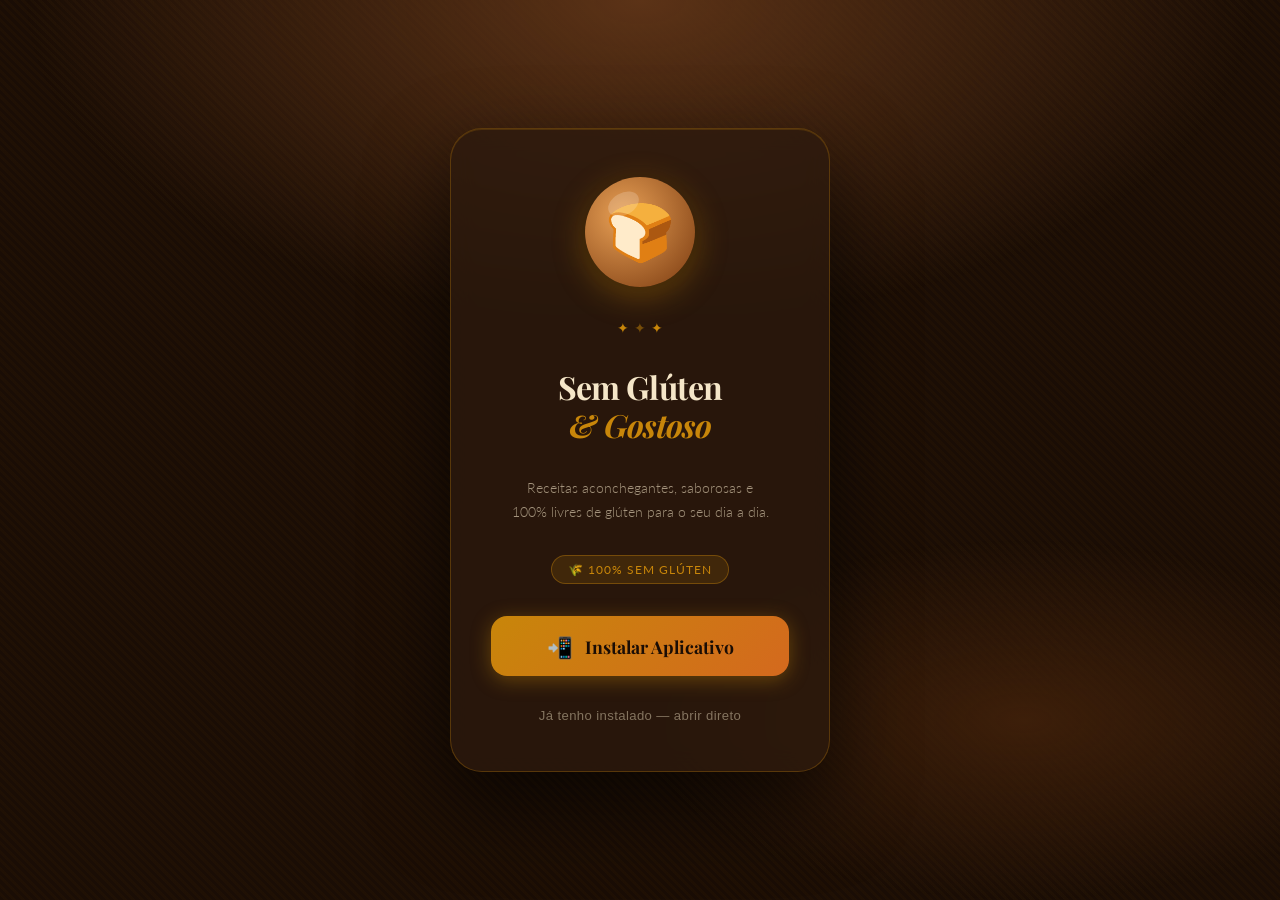
<file: index.html>
<!DOCTYPE html>
<html lang="pt-BR">
<head>
  <meta charset="UTF-8"/>
  <meta name="viewport" content="width=device-width, initial-scale=1.0"/>
  <title>Sem Glúten & Gostoso</title>
  <link rel="manifest" href="manifest.json"/>
  <meta name="theme-color" content="#5C3317"/>
  <link rel="apple-touch-icon" href="icons/icon-192.png"/>
  <link rel="preconnect" href="https://fonts.googleapis.com"/>
  <link rel="preconnect" href="https://fonts.gstatic.com" crossorigin/>
  <link href="https://fonts.googleapis.com/css2?family=Playfair+Display:ital,wght@0,700;1,400&family=Lato:wght@300;400&display=swap" rel="stylesheet"/>
  <style>
    *, *::before, *::after { box-sizing: border-box; margin: 0; padding: 0; }

    :root {
      --marrom-escuro: #1A0D05;
      --marrom-medio: #3D1F0A;
      --marrom-pao: #5C3317;
      --dourado: #C8860A;
      --creme: #F5E6C8;
      --creme-suave: #FBF3E0;
      --laranja-quente: #D4691E;
    }

    html, body {
      width: 100%; height: 100%;
      overflow: hidden;
    }

    body {
      font-family: 'Lato', sans-serif;
      background: var(--marrom-escuro);
      display: flex;
      align-items: center;
      justify-content: center;
      min-height: 100vh;
      position: relative;
    }

    /* Textura de fundo */
    body::before {
      content: '';
      position: fixed; inset: 0;
      background:
        radial-gradient(ellipse 80% 60% at 50% 0%, #5C3317 0%, transparent 60%),
        radial-gradient(ellipse 60% 40% at 80% 80%, #3D1F0A 0%, transparent 50%),
        repeating-linear-gradient(
          45deg,
          transparent,
          transparent 3px,
          rgba(200,134,10,0.03) 3px,
          rgba(200,134,10,0.03) 6px
        );
      pointer-events: none;
      z-index: 0;
    }

    /* Partículas flutuantes */
    .particles {
      position: fixed; inset: 0;
      overflow: hidden;
      pointer-events: none;
      z-index: 0;
    }
    .particle {
      position: absolute;
      border-radius: 50%;
      background: var(--dourado);
      opacity: 0;
      animation: float linear infinite;
    }

    @keyframes float {
      0%   { transform: translateY(110vh) rotate(0deg); opacity: 0; }
      10%  { opacity: 0.4; }
      90%  { opacity: 0.2; }
      100% { transform: translateY(-10vh) rotate(720deg); opacity: 0; }
    }

    /* Card central */
    .card {
      position: relative; z-index: 1;
      display: flex;
      flex-direction: column;
      align-items: center;
      gap: 2rem;
      padding: 3rem 2.5rem;
      background: rgba(44, 26, 14, 0.75);
      border: 1px solid rgba(200, 134, 10, 0.3);
      border-radius: 2rem;
      backdrop-filter: blur(12px);
      box-shadow:
        0 32px 80px rgba(0,0,0,0.6),
        inset 0 1px 0 rgba(200,134,10,0.2);
      max-width: 380px;
      width: 90%;
      animation: cardIn 0.8s cubic-bezier(0.22,1,0.36,1) both;
    }

    @keyframes cardIn {
      from { opacity: 0; transform: translateY(40px) scale(0.95); }
      to   { opacity: 1; transform: translateY(0) scale(1); }
    }

    /* Ícone do pão */
    .icon-wrap {
      width: 110px; height: 110px;
      background: radial-gradient(circle at 35% 35%, #E8A055, #7A3A10);
      border-radius: 50%;
      display: flex; align-items: center; justify-content: center;
      font-size: 3.5rem;
      box-shadow: 0 8px 32px rgba(200,134,10,0.4), 0 2px 8px rgba(0,0,0,0.5);
      animation: pulse 3s ease-in-out infinite;
      position: relative;
      overflow: hidden;
    }
    .icon-wrap::after {
      content: '';
      position: absolute;
      top: 15%; left: 20%;
      width: 30%; height: 20%;
      background: rgba(255,255,255,0.18);
      border-radius: 50%;
      transform: rotate(-30deg);
    }

    @keyframes pulse {
      0%, 100% { box-shadow: 0 8px 32px rgba(200,134,10,0.4), 0 2px 8px rgba(0,0,0,0.5); }
      50%       { box-shadow: 0 8px 48px rgba(200,134,10,0.7), 0 2px 8px rgba(0,0,0,0.5); }
    }

    /* Textos */
    .title {
      font-family: 'Playfair Display', serif;
      font-size: clamp(1.6rem, 5vw, 2rem);
      color: var(--creme);
      text-align: center;
      line-height: 1.2;
      letter-spacing: -0.02em;
    }
    .title em {
      font-style: italic;
      color: var(--dourado);
    }

    .subtitle {
      font-size: 0.9rem;
      color: rgba(245, 230, 200, 0.6);
      text-align: center;
      line-height: 1.6;
      font-weight: 300;
      max-width: 260px;
    }

    /* Badge */
    .badge {
      display: flex; align-items: center; gap: 0.5rem;
      background: rgba(200, 134, 10, 0.15);
      border: 1px solid rgba(200, 134, 10, 0.4);
      border-radius: 999px;
      padding: 0.4rem 1rem;
      font-size: 0.75rem;
      color: var(--dourado);
      letter-spacing: 0.08em;
      text-transform: uppercase;
    }

    /* Botão principal */
    .btn-instalar {
      display: flex;
      align-items: center;
      justify-content: center;
      gap: 0.75rem;
      width: 100%;
      padding: 1rem 2rem;
      background: linear-gradient(135deg, #C8860A 0%, #D4691E 100%);
      color: #1A0D05;
      font-family: 'Playfair Display', serif;
      font-size: 1.1rem;
      font-weight: 700;
      border: none;
      border-radius: 1rem;
      cursor: pointer;
      text-decoration: none;
      transition: transform 0.15s, box-shadow 0.15s, filter 0.15s;
      box-shadow: 0 4px 20px rgba(200,134,10,0.4);
      position: relative;
      overflow: hidden;
    }
    .btn-instalar::before {
      content: '';
      position: absolute; inset: 0;
      background: linear-gradient(135deg, rgba(255,255,255,0.2), transparent);
      opacity: 0;
      transition: opacity 0.2s;
    }
    .btn-instalar:hover {
      transform: translateY(-2px);
      box-shadow: 0 8px 32px rgba(200,134,10,0.55);
      filter: brightness(1.08);
    }
    .btn-instalar:hover::before { opacity: 1; }
    .btn-instalar:active { transform: translateY(0); }

    .btn-icon { font-size: 1.3rem; }

    /* Botão secundário (abrir direto) */
    .btn-abrir {
      display: block;
      text-align: center;
      color: rgba(245,230,200,0.45);
      font-size: 0.82rem;
      font-weight: 300;
      text-decoration: none;
      letter-spacing: 0.03em;
      transition: color 0.2s;
      cursor: pointer;
      background: none;
      border: none;
    }
    .btn-abrir:hover { color: var(--creme); }

    /* Toast de confirmação */
    .toast {
      position: fixed;
      bottom: 2rem; left: 50%;
      transform: translateX(-50%) translateY(100px);
      background: rgba(44,26,14,0.95);
      border: 1px solid var(--dourado);
      color: var(--creme);
      padding: 0.8rem 1.5rem;
      border-radius: 1rem;
      font-size: 0.85rem;
      backdrop-filter: blur(10px);
      transition: transform 0.4s cubic-bezier(0.22,1,0.36,1);
      z-index: 100;
      white-space: nowrap;
    }
    .toast.show { transform: translateX(-50%) translateY(0); }

    /* Estrelas decorativas */
    .stars {
      display: flex; gap: 0.3rem;
    }
    .star { color: var(--dourado); font-size: 0.9rem; }
  </style>
</head>
<body>

  <!-- Partículas -->
  <div class="particles" id="particles"></div>

  <div class="card">
    <div class="icon-wrap">🍞</div>

    <div class="stars">
      <span class="star">✦</span>
      <span class="star" style="opacity:.5">✦</span>
      <span class="star">✦</span>
    </div>

    <h1 class="title">Sem Glúten<br/><em>&amp; Gostoso</em></h1>

    <p class="subtitle">
      Receitas aconchegantes, saborosas e 100% livres de glúten para o seu dia a dia.
    </p>

    <span class="badge">🌾 100% sem glúten</span>

    <button class="btn-instalar" id="btnInstalar">
      <span class="btn-icon">📲</span>
      Instalar Aplicativo
    </button>

    <button class="btn-abrir" id="btnAbrir">Já tenho instalado — abrir direto</button>
  </div>

  <div class="toast" id="toast">✅ Aplicativo instalado com sucesso!</div>

  <script>
    // Partículas flutuantes
    const container = document.getElementById('particles');
    for (let i = 0; i < 18; i++) {
      const p = document.createElement('div');
      p.className = 'particle';
      const size = Math.random() * 5 + 2;
      p.style.cssText = `
        width:${size}px; height:${size}px;
        left:${Math.random()*100}%;
        animation-duration:${Math.random()*12+8}s;
        animation-delay:${Math.random()*10}s;
        opacity:0;
      `;
      container.appendChild(p);
    }

    // Registra SW
    if ('serviceWorker' in navigator) {
      navigator.serviceWorker.register('./sw.js').catch(console.error);
    }

    let deferredPrompt = null;
    window.addEventListener('beforeinstallprompt', e => {
      e.preventDefault();
      deferredPrompt = e;
    });

    const btnInstalar = document.getElementById('btnInstalar');
    const btnAbrir    = document.getElementById('btnAbrir');
    const toast       = document.getElementById('toast');

    function showToast(msg) {
      toast.textContent = msg;
      toast.classList.add('show');
      setTimeout(() => toast.classList.remove('show'), 3000);
    }

    btnInstalar.addEventListener('click', async () => {
      if (deferredPrompt) {
        deferredPrompt.prompt();
        const { outcome } = await deferredPrompt.userChoice;
        deferredPrompt = null;
        if (outcome === 'accepted') {
          showToast('✅ Instalando…');
          setTimeout(() => window.location.href = 'app.html', 1500);
        }
      } else {
        // Fallback: abre diretamente
        window.location.href = 'app.html';
      }
    });

    btnAbrir.addEventListener('click', () => {
      window.location.href = 'app.html';
    });

    // Se já instalado como PWA, redireciona automaticamente
    if (window.matchMedia('(display-mode: fullscreen)').matches ||
        window.matchMedia('(display-mode: standalone)').matches) {
      window.location.href = 'app.html';
    }
  </script>
</body>
</html>
</file>
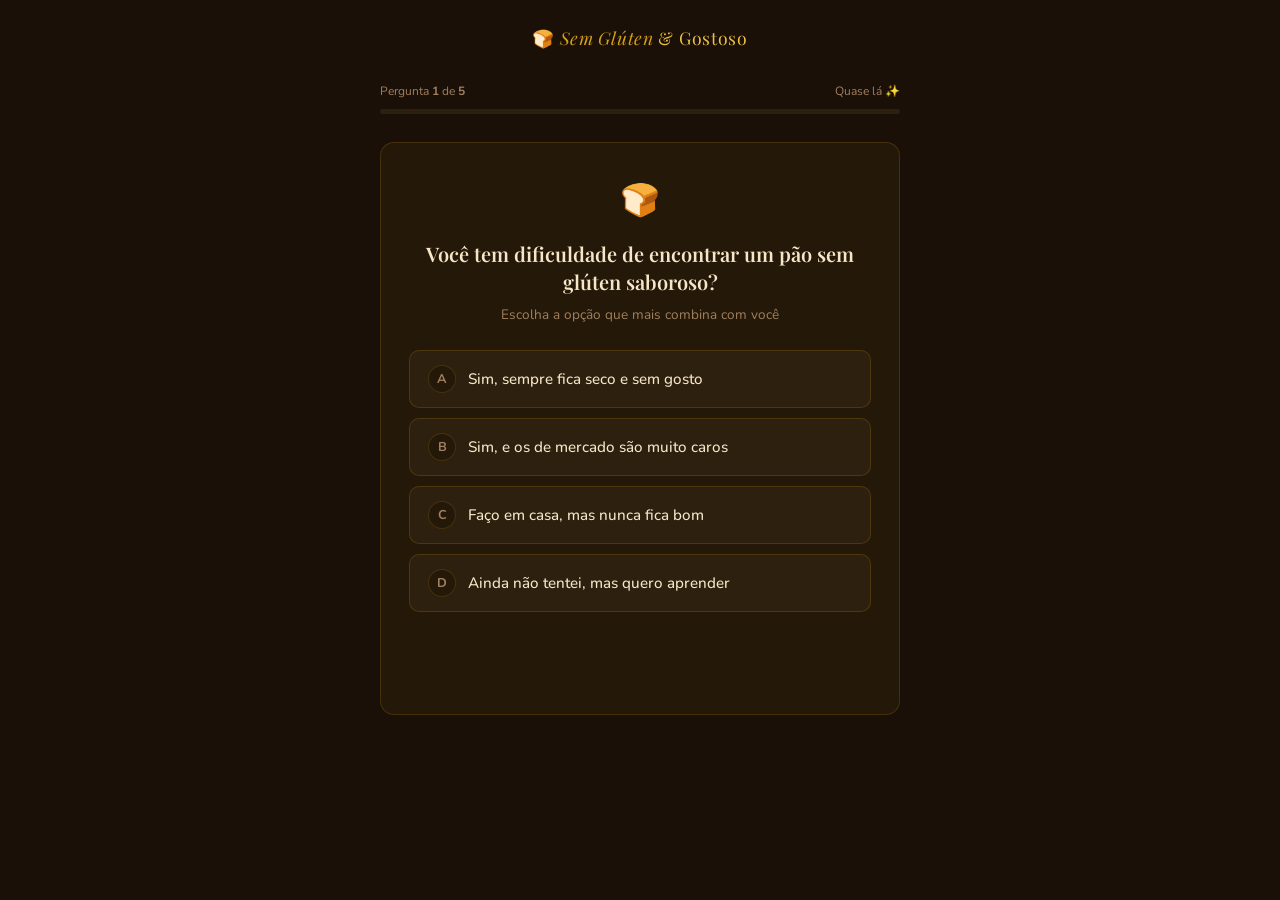
<file: quiz/index.html>
<!DOCTYPE html>
<html lang="pt-BR">
<head>
  <meta charset="UTF-8" />
  <meta name="viewport" content="width=device-width, initial-scale=1.0" />
  <title>Quiz — Sem Glúten & Gostoso</title>
  <link rel="stylesheet" href="quiz.css" />
  <!-- Meta Pixel -->
<script>
!function(f,b,e,v,n,t,s)
{if(f.fbq)return;n=f.fbq=function(){n.callMethod?
n.callMethod.apply(n,arguments):n.queue.push(arguments)};
if(!f._fbq)f._fbq=n;n.push=n;n.loaded=!0;n.version='2.0';
n.queue=[];t=b.createElement(e);t.async=!0;
t.src=v;s=b.getElementsByTagName(e)[0];
s.parentNode.insertBefore(t,s)}(window, document,'script',
'https://connect.facebook.net/en_US/fbevents.js');
fbq('init', '1295342276066939');
fbq('track', 'PageView');
</script>
<noscript>
  <img height="1" width="1" style="display:none"
  src="https://www.facebook.com/tr?id=1295342276066939&ev=PageView&noscript=1"/>
</noscript>
<!-- Fim Meta Pixel -->
</head>
<body>

<div class="quiz-wrap">

  <!-- Logo -->
  <div class="quiz-logo">
    <span>🍞 <em>Sem Glúten</em> &amp; Gostoso</span>
  </div>

  <!-- Barra de progresso -->
  <div class="progress-bar-wrap">
    <div class="progress-label">
      <span>Pergunta <strong id="progress-step">1</strong> de <strong id="progress-total">5</strong></span>
      <span>Quase lá ✨</span>
    </div>
    <div class="progress-track">
      <div class="progress-fill" id="progress-fill" style="width: 0%"></div>
    </div>
  </div>

  <!-- Etapa do quiz (perguntas) -->
  <div id="quiz-stage"></div>

  <!-- Etapa do resultado (oculta inicialmente) -->
  <div id="result-stage" style="display:none">
    <div class="result-card">
      <span class="result-badge">✅ Perfil identificado</span>
      <h1 class="result-title">Você está <em>pronta</em> para transformar sua cozinha!</h1>
      <p class="result-desc">
        Baseado nas suas respostas, criamos um acesso especial ao nosso app com receitas
        selecionadas para o seu perfil — pães macios, saborosos e 100% sem glúten.
      </p>

      <div class="result-items">
        <div class="result-item">
          <span class="result-item-icon">📋</span>
          <span>Mais de 30 receitas de pão sem glúten testadas</span>
        </div>
        <div class="result-item">
          <span class="result-item-icon">⚡</span>
          <span>Receitas rápidas para o dia a dia</span>
        </div>
        <div class="result-item">
          <span class="result-item-icon">🥛</span>
          <span>Opções sem ovo, sem leite e veganas</span>
        </div>
        <div class="result-item">
          <span class="result-item-icon">📱</span>
          <span>Acesso no celular, qualquer hora</span>
        </div>
      </div>

      <button class="btn-cta" onclick="goToPurchase()">
        Quero acesso agora →
      </button>
      <p class="result-guarantee">🔒 Acesso imediato · Pagamento seguro · Satisfação garantida</p>
    </div>
  </div>

</div>

<script src="quiz.js"></script>
</body>
</html>
</file>
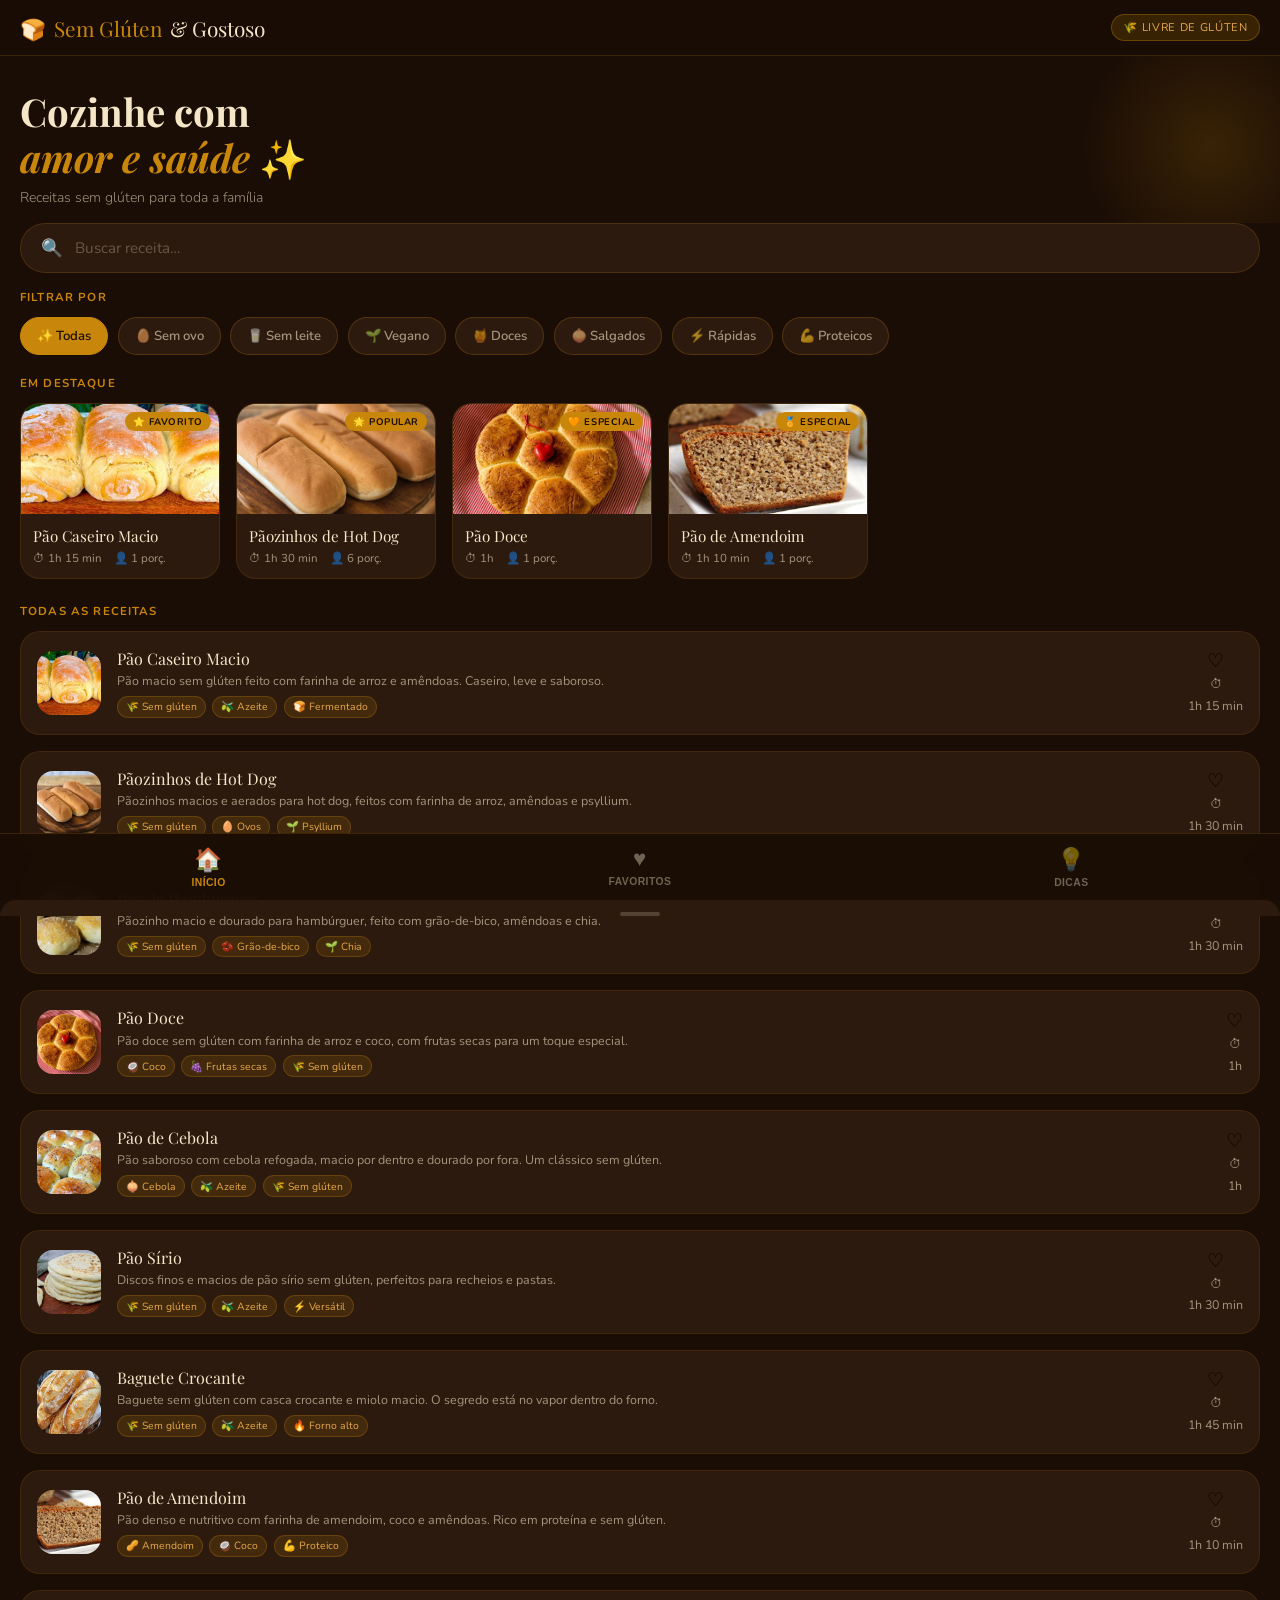
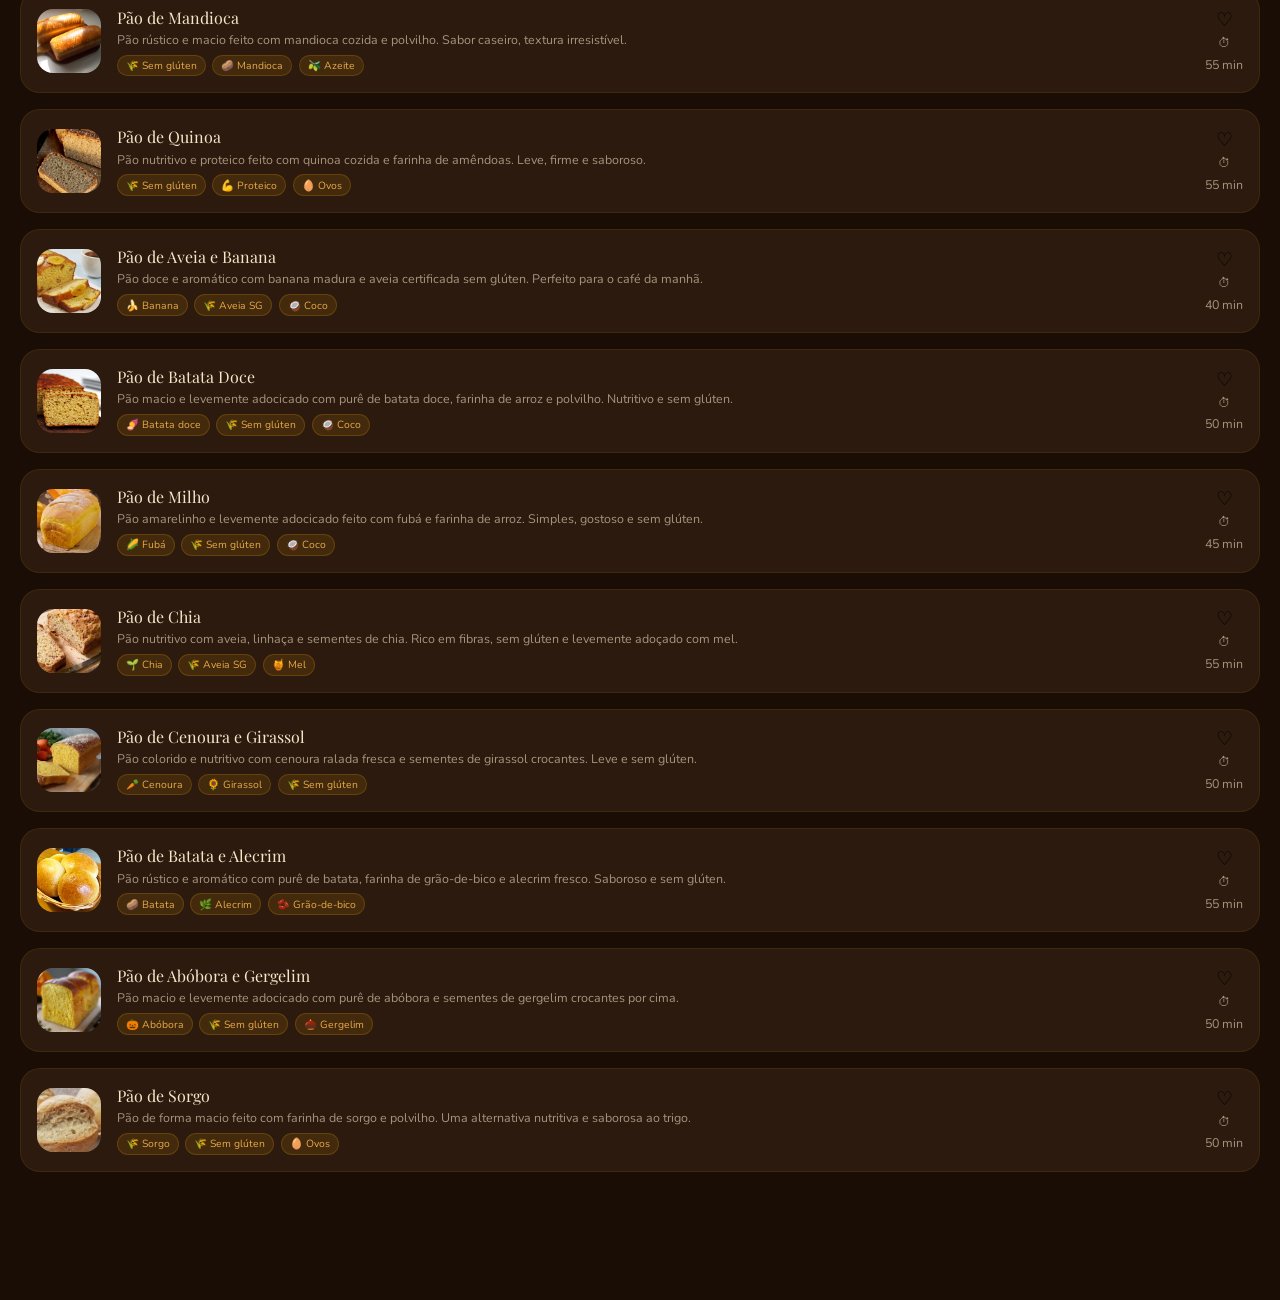
<file: app.html>
<!DOCTYPE html>
<html lang="pt-BR">
<head>
  <meta charset="UTF-8"/>
  <meta name="viewport" content="width=device-width, initial-scale=1.0, viewport-fit=cover"/>
  <title>Sem Glúten & Gostoso</title>
  <link rel="manifest" href="manifest.json"/>
  <meta name="theme-color" content="#2C1A0E"/>
  <meta name="apple-mobile-web-app-capable" content="yes"/>
  <meta name="apple-mobile-web-app-status-bar-style" content="black-translucent"/>
  <link rel="apple-touch-icon" href="icons/icon-192.png"/>
  <link href="https://fonts.googleapis.com/css2?family=Playfair+Display:ital,wght@0,400;0,700;1,400&family=Nunito:wght@300;400;600;700&display=swap" rel="stylesheet"/>
  <style>
    *, *::before, *::after { box-sizing: border-box; margin: 0; padding: 0; }

    :root {
      --bg:          #1A0D05;
      --surface:     #2C1A0E;
      --surface2:    #3D2410;
      --marrom:      #5C3317;
      --dourado:     #C8860A;
      --dourado-l:   #E8A94A;
      --laranja:     #D4691E;
      --creme:       #F5E6C8;
      --creme-dim:   rgba(245,230,200,0.6);
      --creme-faint: rgba(245,230,200,0.12);
      --verde:       #6B8E3A;
      --radius:      1.25rem;
    }

    html { scroll-behavior: smooth; }

    body {
      font-family: 'Nunito', sans-serif;
      background: var(--bg);
      color: var(--creme);
      min-height: 100dvh;
      overflow-x: hidden;
    }

    /* ===== HEADER ===== */
    header {
      position: sticky; top: 0; z-index: 50;
      background: rgba(26,13,5,0.88);
      backdrop-filter: blur(16px);
      border-bottom: 1px solid rgba(200,134,10,0.2);
      padding: env(safe-area-inset-top, 0) 0 0;
    }
    .header-inner {
      display: flex; align-items: center; justify-content: space-between;
      padding: 0.85rem 1.25rem;
    }
    .logo {
      font-family: 'Playfair Display', serif;
      font-size: 1.3rem;
      color: var(--creme);
      display: flex; align-items: center; gap: 0.5rem;
    }
    .logo span { color: var(--dourado); }
    .header-badge {
      font-size: 0.7rem;
      background: rgba(200,134,10,0.18);
      border: 1px solid rgba(200,134,10,0.35);
      color: var(--dourado-l);
      padding: 0.3rem 0.7rem;
      border-radius: 999px;
      letter-spacing: 0.06em;
      text-transform: uppercase;
    }

    /* ===== HERO ===== */
    .hero {
      padding: 2rem 1.25rem 1rem;
      position: relative;
      overflow: hidden;
    }
    .hero::before {
      content: '';
      position: absolute; top: -40px; right: -60px;
      width: 260px; height: 260px;
      background: radial-gradient(circle, rgba(200,134,10,0.18) 0%, transparent 70%);
      pointer-events: none;
    }
    .hero-title {
      font-family: 'Playfair Display', serif;
      font-size: clamp(1.8rem, 6vw, 2.4rem);
      line-height: 1.2;
      margin-bottom: 0.5rem;
    }
    .hero-title em { color: var(--dourado); font-style: italic; }
    .hero-sub {
      font-size: 0.88rem;
      color: var(--creme-dim);
      font-weight: 300;
    }

    /* ===== BUSCA ===== */
    .search-wrap {
      padding: 0 1.25rem 1rem;
    }
    .search-box {
      display: flex; align-items: center; gap: 0.75rem;
      background: var(--surface);
      border: 1px solid rgba(200,134,10,0.2);
      border-radius: 999px;
      padding: 0.75rem 1.25rem;
      transition: border-color 0.2s;
    }
    .search-box:focus-within { border-color: var(--dourado); }
    .search-box input {
      flex: 1; background: none; border: none; outline: none;
      color: var(--creme); font-family: 'Nunito', sans-serif;
      font-size: 0.95rem;
    }
    .search-box input::placeholder { color: rgba(245,230,200,0.3); }
    .search-icon { color: var(--dourado); font-size: 1.1rem; }

    /* ===== CATEGORIAS ===== */
    .section-label {
      font-size: 0.72rem;
      text-transform: uppercase;
      letter-spacing: 0.1em;
      color: var(--dourado);
      padding: 0 1.25rem;
      margin-bottom: 0.75rem;
      font-weight: 700;
    }
    .categorias {
      display: flex; gap: 0.6rem;
      padding: 0 1.25rem 1.25rem;
      overflow-x: auto;
      scrollbar-width: none;
    }
    .categorias::-webkit-scrollbar { display: none; }
    .cat-btn {
      flex-shrink: 0;
      display: flex; align-items: center; gap: 0.4rem;
      padding: 0.55rem 1rem;
      border-radius: 999px;
      border: 1px solid rgba(200,134,10,0.25);
      background: var(--surface);
      color: var(--creme-dim);
      font-family: 'Nunito', sans-serif;
      font-size: 0.82rem;
      font-weight: 600;
      cursor: pointer;
      transition: all 0.2s;
      white-space: nowrap;
    }
    .cat-btn.ativo, .cat-btn:hover {
      background: var(--dourado);
      color: var(--bg);
      border-color: var(--dourado);
    }

    /* ===== DESTAQUES ===== */
    .destaques {
      display: flex; gap: 1rem;
      padding: 0 1.25rem 1.5rem;
      overflow-x: auto;
      scrollbar-width: none;
    }
    .destaques::-webkit-scrollbar { display: none; }
    .card-destaque {
      flex-shrink: 0;
      width: 200px;
      background: var(--surface);
      border-radius: var(--radius);
      overflow: hidden;
      cursor: pointer;
      transition: transform 0.2s, box-shadow 0.2s;
      border: 1px solid rgba(200,134,10,0.15);
    }
    .card-destaque:hover { transform: translateY(-3px); box-shadow: 0 12px 32px rgba(0,0,0,0.4); }
    .card-destaque-img {
      height: 110px;
      display: flex; align-items: center; justify-content: center;
      font-size: 3.5rem;
      position: relative;
    }
    .card-destaque-img.foto-wrap { font-size: 3.5rem; }
    .card-destaque-badge {
      position: absolute; top: 8px; right: 8px;
      background: var(--dourado);
      color: var(--bg);
      font-size: 0.6rem;
      font-weight: 700;
      text-transform: uppercase;
      letter-spacing: 0.06em;
      padding: 0.2rem 0.5rem;
      border-radius: 999px;
      z-index: 2;
    }
    .card-destaque-body { padding: 0.75rem; }
    .card-destaque-nome {
      font-family: 'Playfair Display', serif;
      font-size: 0.95rem;
      margin-bottom: 0.25rem;
    }
    .card-destaque-meta {
      font-size: 0.72rem;
      color: var(--creme-dim);
      display: flex; gap: 0.75rem;
    }

    /* ===== LISTA DE RECEITAS ===== */
    .receitas-lista {
      padding: 0 1.25rem 8rem;
      display: flex; flex-direction: column; gap: 1rem;
    }
    .card-receita {
      display: flex; gap: 1rem; align-items: center;
      background: var(--surface);
      border-radius: var(--radius);
      padding: 1rem;
      cursor: pointer;
      border: 1px solid rgba(200,134,10,0.12);
      transition: all 0.2s;
      animation: slideIn 0.4s ease both;
    }
    @keyframes slideIn {
      from { opacity:0; transform:translateY(16px); }
      to   { opacity:1; transform:translateY(0); }
    }
    .card-receita:hover {
      border-color: rgba(200,134,10,0.4);
      background: var(--surface2);
      transform: translateX(4px);
    }
    .receita-emoji {
      font-size: 2.8rem;
      width: 64px; height: 64px;
      background: var(--surface2);
      border-radius: 1rem;
      display: flex; align-items: center; justify-content: center;
      flex-shrink: 0;
      overflow: hidden;
      position: relative;
    }
    .receita-info { flex: 1; min-width: 0; }
    .receita-nome {
      font-family: 'Playfair Display', serif;
      font-size: 1rem;
      margin-bottom: 0.2rem;
      white-space: nowrap; overflow: hidden; text-overflow: ellipsis;
    }
    .receita-desc {
      font-size: 0.78rem;
      color: var(--creme-dim);
      display: -webkit-box;
      -webkit-line-clamp: 2;
      -webkit-box-orient: vertical;
      overflow: hidden;
      line-height: 1.4;
    }
    .receita-tags {
      display: flex; gap: 0.4rem; margin-top: 0.4rem; flex-wrap: wrap;
    }
    .tag {
      font-size: 0.65rem;
      padding: 0.15rem 0.5rem;
      border-radius: 999px;
      background: rgba(200,134,10,0.15);
      color: var(--dourado-l);
      border: 1px solid rgba(200,134,10,0.25);
    }
    .receita-tempo {
      text-align: right; color: var(--creme-dim);
      font-size: 0.78rem;
      display: flex; flex-direction: column; align-items: center; gap: 0.3rem;
      flex-shrink: 0;
    }
    .favorito-btn {
      background: none; border: none; cursor: pointer;
      font-size: 1.2rem; line-height: 1;
      transition: transform 0.2s;
    }
    .favorito-btn:hover { transform: scale(1.3); }

    /* ===== NAV BOTTOM ===== */
    .bottom-nav {
      position: fixed; bottom: 0; left: 0; right: 0;
      background: rgba(26,13,5,0.95);
      backdrop-filter: blur(16px);
      border-top: 1px solid rgba(200,134,10,0.2);
      padding: 0.75rem 0 calc(0.75rem + env(safe-area-inset-bottom, 0));
      display: flex; justify-content: space-around;
      z-index: 50;
    }
    .nav-item {
      display: flex; flex-direction: column; align-items: center; gap: 0.25rem;
      color: rgba(245,230,200,0.4);
      font-size: 0.65rem; font-weight: 600;
      letter-spacing: 0.04em; text-transform: uppercase;
      cursor: pointer;
      transition: color 0.2s;
      background: none; border: none;
      padding: 0 1rem;
    }
    .nav-item.ativo { color: var(--dourado); }
    .nav-item .nav-icon { font-size: 1.4rem; }

    /* ===== MODAL / DRAWER ===== */
    .overlay {
      position: fixed; inset: 0;
      background: rgba(0,0,0,0.65);
      z-index: 100;
      opacity: 0; pointer-events: none;
      transition: opacity 0.3s;
      backdrop-filter: blur(4px);
    }
    .overlay.aberto { opacity: 1; pointer-events: all; }

    .drawer {
      position: fixed; left: 0; right: 0; bottom: 0;
      max-height: 92dvh;
      background: var(--surface);
      border-radius: 1.5rem 1.5rem 0 0;
      z-index: 101;
      transform: translateY(100%);
      transition: transform 0.4s cubic-bezier(0.22,1,0.36,1);
      overflow-y: auto;
      padding-bottom: env(safe-area-inset-bottom, 1rem);
      overscroll-behavior: contain;
    }
    .drawer.aberto { transform: translateY(0); }
    .drawer-handle {
      width: 40px; height: 4px;
      background: rgba(245,230,200,0.2);
      border-radius: 999px;
      margin: 0.75rem auto 0;
    }
    .drawer-header {
      display: flex; align-items: flex-start; gap: 1rem;
      padding: 1.25rem 1.25rem 0.5rem;
      border-bottom: 1px solid rgba(200,134,10,0.15);
    }
    .drawer-titulo {
      font-family: 'Playfair Display', serif;
      font-size: 1.5rem;
      line-height: 1.2;
    }
    .drawer-meta {
      display: flex; gap: 1rem; margin-top: 0.5rem;
      font-size: 0.8rem; color: var(--creme-dim);
      flex-wrap: wrap;
    }
    .drawer-meta span { display: flex; align-items: center; gap: 0.3rem; }

    .drawer-body { padding: 1.25rem; }

    .secao-titulo {
      font-family: 'Playfair Display', serif;
      font-size: 1.05rem;
      color: var(--dourado);
      margin: 1.25rem 0 0.75rem;
      display: flex; align-items: center; gap: 0.5rem;
    }

    .ingrediente-item {
      display: flex; align-items: center; gap: 0.75rem;
      padding: 0.6rem 0;
      border-bottom: 1px solid rgba(245,230,200,0.06);
      font-size: 0.9rem;
      cursor: pointer;
      transition: opacity 0.2s;
    }
    .ingrediente-item.riscado {
      opacity: 0.4;
      text-decoration: line-through;
    }
    .check-box {
      width: 22px; height: 22px;
      border: 2px solid rgba(200,134,10,0.4);
      border-radius: 6px;
      flex-shrink: 0;
      display: flex; align-items: center; justify-content: center;
      font-size: 0.8rem;
      transition: all 0.2s;
      background: transparent;
    }
    .ingrediente-item.riscado .check-box {
      background: var(--dourado);
      border-color: var(--dourado);
    }
    .qtd { color: var(--dourado-l); font-weight: 700; margin-left: auto; font-size: 0.82rem; }

    .passo {
      display: flex; gap: 1rem;
      padding: 0.75rem 0;
      border-bottom: 1px solid rgba(245,230,200,0.06);
    }
    .passo-num {
      width: 28px; height: 28px; flex-shrink: 0;
      background: var(--dourado);
      color: var(--bg);
      border-radius: 50%;
      display: flex; align-items: center; justify-content: center;
      font-weight: 700; font-size: 0.8rem;
    }
    .passo-txt { font-size: 0.9rem; line-height: 1.6; color: var(--creme-dim); }

    .dica-box {
      background: rgba(107,142,58,0.15);
      border: 1px solid rgba(107,142,58,0.3);
      border-radius: 1rem;
      padding: 1rem;
      margin-top: 1.25rem;
      font-size: 0.85rem;
      line-height: 1.6;
      color: #b8d88a;
    }
    .dica-box strong { display: block; margin-bottom: 0.3rem; }

    /* ===== TELA FAVORITOS / DICAS ===== */
    #tela-favoritos, #tela-dicas {
      display: none;
      padding: 1.5rem 1.25rem 8rem;
    }
    #tela-favoritos.ativo, #tela-dicas.ativo { display: block; }
    #tela-inicio { display: block; }
    #tela-inicio.oculto { display: none; }

    .empty-state {
      text-align: center; padding: 3rem 1rem;
      color: var(--creme-dim);
    }
    .empty-state .icon { font-size: 3rem; margin-bottom: 1rem; }
    .empty-state p { font-size: 0.9rem; line-height: 1.6; }

    /* ===== TIMER ===== */
    .timer-wrap {
      display: flex; align-items: center; gap: 0.75rem;
      background: rgba(200,134,10,0.1);
      border: 1px solid rgba(200,134,10,0.3);
      border-radius: 0.75rem;
      padding: 0.75rem 1rem;
      margin-top: 0.5rem;
    }
    .timer-display {
      font-family: 'Playfair Display', serif;
      font-size: 1.5rem;
      color: var(--dourado);
      min-width: 70px;
    }
    .timer-btn {
      padding: 0.4rem 0.9rem;
      border-radius: 0.5rem;
      border: 1px solid rgba(200,134,10,0.4);
      background: transparent;
      color: var(--creme);
      font-family: 'Nunito', sans-serif;
      font-size: 0.8rem;
      cursor: pointer;
      transition: background 0.2s;
    }
    .timer-btn:hover { background: rgba(200,134,10,0.2); }

    /* ===== PORÇÕES ===== */
    .porcoes-ctrl {
      display: flex; align-items: center; gap: 1rem;
      margin-top: 0.5rem;
    }
    .porcao-btn {
      width: 34px; height: 34px;
      border-radius: 50%;
      background: var(--surface2);
      border: 1px solid rgba(200,134,10,0.3);
      color: var(--creme);
      font-size: 1.2rem;
      cursor: pointer;
      display: flex; align-items: center; justify-content: center;
      transition: background 0.2s;
    }
    .porcao-btn:hover { background: rgba(200,134,10,0.2); }
    .porcao-num {
      font-family: 'Playfair Display', serif;
      font-size: 1.4rem;
      color: var(--dourado);
      min-width: 30px; text-align: center;
    }

    /* ===== SNACK / TOAST ===== */
    .snack {
      position: fixed; bottom: 5.5rem; left: 50%;
      transform: translateX(-50%) translateY(20px);
      background: var(--surface2);
      border: 1px solid rgba(200,134,10,0.4);
      color: var(--creme);
      padding: 0.65rem 1.25rem;
      border-radius: 999px;
      font-size: 0.83rem;
      opacity: 0;
      transition: opacity 0.3s, transform 0.3s;
      z-index: 200;
      white-space: nowrap;
      pointer-events: none;
    }
    .snack.show { opacity: 1; transform: translateX(-50%) translateY(0); }

    /* ===== DICAS ===== */
    .dica-card {
      background: var(--surface);
      border: 1px solid rgba(200,134,10,0.15);
      border-radius: var(--radius);
      padding: 1.25rem;
      margin-bottom: 1rem;
    }
    .dica-card-titulo {
      font-family: 'Playfair Display', serif;
      font-size: 1rem;
      color: var(--dourado);
      margin-bottom: 0.5rem;
      display: flex; align-items: center; gap: 0.5rem;
    }
    .dica-card p { font-size: 0.87rem; line-height: 1.65; color: var(--creme-dim); }

    /* ===== FOTOS ===== */
    .foto-wrap {
      position: relative;
      overflow: hidden;
      background: var(--surface2);
    }
    .foto-wrap img {
      width: 100%; height: 100%;
      object-fit: cover;
      display: block;
      opacity: 0;
      transition: opacity 0.4s ease;
      position: absolute;
      inset: 0;
    }
    .foto-wrap img.carregada { opacity: 1; }
    .emoji-fallback {
      position: absolute; inset: 0;
      display: flex; align-items: center; justify-content: center;
      font-size: inherit;
      transition: opacity 0.3s;
    }
    .foto-wrap img.carregada ~ .emoji-fallback { opacity: 0; pointer-events: none; }

    .shimmer {
      position: absolute; inset: 0;
      background: linear-gradient(
        90deg,
        transparent 0%,
        rgba(200,134,10,0.12) 40%,
        rgba(200,134,10,0.22) 50%,
        rgba(200,134,10,0.12) 60%,
        transparent 100%
      );
      background-size: 200% 100%;
      animation: shimmer 1.4s infinite;
      pointer-events: none;
    }
    .foto-wrap img.carregada ~ .shimmer { display: none; }
    @keyframes shimmer {
      0%   { background-position: -200% 0; }
      100% { background-position:  200% 0; }
    }

    .drawer-foto {
      width: 100%; height: 200px;
      border-radius: 1.5rem 1.5rem 0 0;
      overflow: hidden;
      position: relative;
      background: var(--surface2);
      flex-shrink: 0;
    }
    .drawer-foto img {
      width: 100%; height: 100%;
      object-fit: cover;
      opacity: 0;
      transition: opacity 0.5s ease;
      display: block;
      position: absolute;
      inset: 0;
    }
    .drawer-foto img.carregada { opacity: 1; }
    .drawer-foto .emoji-fallback { font-size: 5rem; }
    .drawer-foto img.carregada ~ .emoji-fallback { opacity: 0; }
    .drawer-foto .shimmer { border-radius: 0; }
    .drawer-foto::after {
      content: '';
      position: absolute; bottom: 0; left: 0; right: 0;
      height: 60%;
      background: linear-gradient(to top, var(--surface) 0%, transparent 100%);
      pointer-events: none;
      z-index: 1;
    }
  </style>
</head>
<body>

<!-- HEADER -->
<header>
  <div class="header-inner">
    <div class="logo">🍞 <span>Sem Glúten</span> & Gostoso</div>
    <span class="header-badge">🌾 Livre de glúten</span>
  </div>
</header>

<!-- TELA INÍCIO -->
<div id="tela-inicio">
  <div class="hero">
    <h1 class="hero-title">Cozinhe com<br/><em>amor e saúde</em> ✨</h1>
    <p class="hero-sub">Receitas sem glúten para toda a família</p>
  </div>

  <div class="search-wrap">
    <div class="search-box">
      <span class="search-icon">🔍</span>
      <input type="search" id="busca" placeholder="Buscar receita…" autocomplete="off"/>
    </div>
  </div>

  <p class="section-label">Filtrar por</p>
  <div class="categorias" id="categorias">
    <button class="cat-btn ativo" data-cat="todas">✨ Todas</button>
    <button class="cat-btn" data-cat="semovo">🥚 Sem ovo</button>
    <button class="cat-btn" data-cat="semleite">🥛 Sem leite</button>
    <button class="cat-btn" data-cat="vegano">🌱 Vegano</button>
    <button class="cat-btn" data-cat="doce">🍯 Doces</button>
    <button class="cat-btn" data-cat="salgado">🧅 Salgados</button>
    <button class="cat-btn" data-cat="rapido">⚡ Rápidas</button>
    <button class="cat-btn" data-cat="proteico">💪 Proteicos</button>
  </div>

  <p class="section-label">Em destaque</p>
  <div class="destaques" id="destaques"></div>

  <p class="section-label" id="label-lista">Todas as receitas</p>
  <div class="receitas-lista" id="lista-receitas"></div>
</div>

<!-- TELA FAVORITOS -->
<div id="tela-favoritos">
  <h2 style="font-family:'Playfair Display',serif; font-size:1.5rem; margin-bottom:1.5rem; color:var(--dourado)">♥ Meus Favoritos</h2>
  <div id="lista-favoritos" class="receitas-lista" style="padding:0 0 2rem"></div>
</div>

<!-- TELA DICAS -->
<div id="tela-dicas">
  <h2 style="font-family:'Playfair Display',serif; font-size:1.5rem; margin-bottom:1.5rem; color:var(--dourado)">💡 Dicas & Substitutos</h2>
  <div id="conteudo-dicas"></div>
</div>

<!-- NAV BOTTOM -->
<nav class="bottom-nav">
  <button class="nav-item ativo" data-tela="inicio">
    <span class="nav-icon">🏠</span>Início
  </button>
  <button class="nav-item" data-tela="favoritos">
    <span class="nav-icon">♥</span>Favoritos
  </button>
  <button class="nav-item" data-tela="dicas">
    <span class="nav-icon">💡</span>Dicas
  </button>
</nav>

<div class="overlay" id="overlay"></div>
<div class="drawer" id="drawer">
  <div class="drawer-handle"></div>
  <div id="drawer-content"></div>
</div>
<div class="snack" id="snack"></div>

<script>
const imagens = {
  1:  'images/Pao-Caseiro-Sem-Ovos-e-Sem-Leite-Saboroso.jpg',
  2:  'images/PAO-PARA-HOT-DOG-Correta.jpg',
  3:  'images/pao-de-hamburguer-caseiro.jpg',
  4:  'images/CjfjBZSQPI8W4i1VyloDo4iuHcL5Nhlgno3qspzO.jpeg',
  5:  'images/maxresdefault.jpg',
  6:  'images/pao-sirio-12-0911.jpg',
  7:  'images/baguete.jpg',
  8:  'images/pao-vegano-facil-rapido-com-aveia.jpg',
  9:  'images/9EF55.jpg',
  10: 'images/96682932_2684902734972511_627354937939984384_n.jpg',
  11: 'images/images.jpg',
  12: 'images/pao-de-batata-doce-fit-de-liquidificador-sem-gluten-sem-lactose.jpg',
  13: 'images/Imagem-ilustrativa-de-pao-de-milho.webp',
  14: 'images/Pao-de-chia-Receitas-e-Dicas-do-Chef-1200x800.jpg',
  15: 'images/yt078_pao-de-cenoura_receita.jpg',
  16: 'images/cbbcf4fa489d61b42aa4a35932850e0b_XL.jpg',
  17: 'images/yt119_pao-de-forma-de-abobora_receita.jpg',
  18: 'images/pao_frances_sem_gluten_9783_300_150.jpg',
};

function urlFoto(receitaId) { return imagens[receitaId] || ''; }

function criarFotoWrap(receitaId, emoji, classes, bg, altura) {
  const wrap = document.createElement('div');
  wrap.className = `foto-wrap ${classes}`;
  wrap.style.cssText = `background:${bg}; height:${altura};`;
  const shimmerEl = document.createElement('div');
  shimmerEl.className = 'shimmer';
  const emojiFallback = document.createElement('div');
  emojiFallback.className = 'emoji-fallback';
  emojiFallback.textContent = emoji;
  const img = document.createElement('img');
  img.alt = '';
  img.onload = () => { img.classList.add('carregada'); shimmerEl.style.display = 'none'; emojiFallback.style.opacity = '0'; };
  img.onerror = () => { shimmerEl.remove(); img.style.display = 'none'; emojiFallback.style.opacity = '1'; };
  wrap.appendChild(shimmerEl);
  wrap.appendChild(emojiFallback);
  wrap.appendChild(img);
  img.src = urlFoto(receitaId);
  return wrap;
}

const receitas = [
  {
    id: 1, emoji: '🍞', nome: 'Pão Caseiro Macio',
    cat: 'pão', tempo: '1h 15 min', porcoes: 1, dificuldade: 'Fácil',
    destaque: true, badgeDestaque: '⭐ Favorito',
    desc: 'Pão macio sem glúten feito com farinha de arroz e amêndoas. Caseiro, leve e saboroso.',
    tags: ['🌾 Sem glúten', '🫒 Azeite', '🍞 Fermentado'],
    calorias: '180 kcal/fatia',
    ingredientes: [
      { nome: 'Farinha de arroz', qtd: '300g' },
      { nome: 'Farinha de amêndoas', qtd: '50g' },
      { nome: 'Fermento biológico seco', qtd: '10g' },
      { nome: 'Sal', qtd: '5g' },
      { nome: 'Água morna', qtd: '300ml' },
      { nome: 'Azeite de oliva', qtd: '60ml' },
    ],
    passos: ['Em uma tigela grande, misture a farinha de arroz e a farinha de amêndoas com o fermento e o sal.','Adicione a água morna e o azeite de oliva à mistura seca.','Misture bem até formar uma massa homogênea. Ela deve ficar pegajosa — isso é normal.','Cubra a tigela com um pano úmido e deixe a massa descansar por cerca de 1 hora, ou até dobrar de tamanho.','Pré-aqueça o forno a 220°C.','Transfira a massa para uma forma de pão previamente untada.','Asse no forno por aproximadamente 40–50 minutos, ou até o pão estar dourado e fazer som oco ao bater na base.','Deixe esfriar completamente antes de cortar.'],
    dica: '🌡️ A água morna ativa o fermento — deve estar entre 35°C e 40°C. Quente demais mata o fermento; fria demais ele não age.',
    timer: 45 * 60,
  },
  {
    id: 2, emoji: '🌭', nome: 'Pãozinhos de Hot Dog',
    cat: 'pão', tempo: '1h 30 min', porcoes: 6, dificuldade: 'Médio',
    destaque: true, badgeDestaque: '🌟 Popular',
    desc: 'Pãozinhos macios e aerados para hot dog, feitos com farinha de arroz, amêndoas e psyllium.',
    tags: ['🌾 Sem glúten', '🥚 Ovos', '🌱 Psyllium'],
    calorias: '210 kcal/un',
    ingredientes: [
      { nome: 'Farinha de arroz', qtd: '200g' },
      { nome: 'Farinha de amêndoas', qtd: '100g' },
      { nome: 'Farinha de linhaça dourada', qtd: '50g' },
      { nome: 'Psyllium em pó', qtd: '20g' },
      { nome: 'Fermento biológico seco', qtd: '8g' },
      { nome: 'Sal', qtd: '10g' },
      { nome: 'Ovos', qtd: '3 un' },
      { nome: 'Água morna', qtd: '300ml' },
      { nome: 'Azeite de oliva', qtd: '50ml' },
    ],
    passos: ['Em uma tigela grande, misture a farinha de arroz, a farinha de amêndoas, a farinha de linhaça, o psyllium, o fermento e o sal.','Em outra tigela, bata os ovos e adicione a água morna e o azeite. Misture bem.','Despeje a mistura líquida nos ingredientes secos e misture até formar uma massa homogênea.','Divida a massa em 6 porções iguais e molde os pãezinhos no formato alongado de hot dog. Coloque em forma com papel manteiga.','Cubra com um pano limpo e deixe descansar por 1 hora para crescer.','Pré-aqueça o forno a 180°C.','Asse por aproximadamente 20–25 minutos, ou até que estejam dourados.','Deixe esfriar antes de cortar ao meio.'],
    dica: '🌱 O psyllium é o segredo da textura elástica — não pule esse ingrediente! Encontrado em lojas de produtos naturais.',
    timer: 22 * 60,
  },
  {
    id: 3, emoji: '🍔', nome: 'Pão de Hambúrguer',
    cat: 'pão', tempo: '1h 30 min', porcoes: 6, dificuldade: 'Médio',
    destaque: false, badgeDestaque: '',
    desc: 'Pãozinho macio e dourado para hambúrguer, feito com grão-de-bico, amêndoas e chia.',
    tags: ['🌾 Sem glúten', '🫘 Grão-de-bico', '🌱 Chia'],
    calorias: '220 kcal/un',
    ingredientes: [
      { nome: 'Farinha de grão-de-bico', qtd: '200g' },
      { nome: 'Farinha de amêndoas', qtd: '100g' },
      { nome: 'Fécula de batata', qtd: '50g' },
      { nome: 'Sementes de chia', qtd: '20g' },
      { nome: 'Fermento biológico seco', qtd: '8g' },
      { nome: 'Sal', qtd: '10g' },
      { nome: 'Ovos', qtd: '3 un' },
      { nome: 'Água morna', qtd: '300ml' },
      { nome: 'Azeite de oliva', qtd: '50ml' },
    ],
    passos: ['Em uma tigela grande, misture a farinha de grão-de-bico, a farinha de amêndoas, a fécula de batata, as sementes de chia, o fermento e o sal.','Em outra tigela, bata os ovos e adicione a água morna e o azeite de oliva. Misture bem.','Despeje a mistura líquida nos ingredientes secos e misture até formar uma massa homogênea.','Divida a massa em 6 porções iguais e molde os pãezinhos redondos. Coloque em forma forrada com papel manteiga.','Cubra com um pano limpo e deixe descansar por 1 hora para crescer.','Pré-aqueça o forno a 180°C.','Asse por aproximadamente 20–25 minutos, ou até que estejam dourados.','Deixe esfriar antes de cortar ao meio.'],
    dica: '🌱 A chia hidratada age como ligante natural — você pode deixá-la de molho em 60ml de água por 10 min antes de misturar para uma textura ainda mais macia.',
    timer: 22 * 60,
  },
  {
    id: 4, emoji: '🍞', nome: 'Pão Doce',
    cat: 'pão', tempo: '1h', porcoes: 1, dificuldade: 'Fácil',
    destaque: true, badgeDestaque: '🧡 Especial',
    desc: 'Pão doce sem glúten com farinha de arroz e coco, com frutas secas para um toque especial.',
    tags: ['🥥 Coco', '🍇 Frutas secas', '🌾 Sem glúten'],
    calorias: '190 kcal/fatia',
    ingredientes: [
      { nome: 'Farinha de arroz', qtd: '250g' },
      { nome: 'Farinha de coco', qtd: '50g' },
      { nome: 'Fermento biológico seco', qtd: '10g' },
      { nome: 'Sal', qtd: '5g' },
      { nome: 'Ovos', qtd: '4 un' },
      { nome: 'Azeite de oliva', qtd: '60ml' },
      { nome: 'Frutas secas (uvas-passas, tâmaras ou cranberries)', qtd: '100g' },
    ],
    passos: ['Em uma tigela grande, misture a farinha de arroz, a farinha de coco, o fermento e o sal.','Adicione os ovos, o azeite de oliva e as frutas secas à mistura seca.','Misture bem até formar uma massa homogênea.','Transfira a massa para uma forma de pão previamente untada.','Pré-aqueça o forno a 180°C.','Asse por aproximadamente 40–50 minutos, ou até o pão estar dourado e fazer som oco ao bater na base.','Deixe esfriar completamente antes de cortar.'],
    dica: '🍇 As frutas secas afundam na massa? Passe-as em um pouco de farinha de arroz antes de misturar — elas ficam distribuídas de forma mais uniforme.',
    timer: 45 * 60,
  },
  {
    id: 5, emoji: '🧅', nome: 'Pão de Cebola',
    cat: 'pão', tempo: '1h', porcoes: 1, dificuldade: 'Fácil',
    destaque: false, badgeDestaque: '',
    desc: 'Pão saboroso com cebola refogada, macio por dentro e dourado por fora. Um clássico sem glúten.',
    tags: ['🧅 Cebola', '🫒 Azeite', '🌾 Sem glúten'],
    calorias: '175 kcal/fatia',
    ingredientes: [
      { nome: 'Farinha de arroz', qtd: '250g' },
      { nome: 'Farinha de amêndoas', qtd: '50g' },
      { nome: 'Fermento biológico seco', qtd: '10g' },
      { nome: 'Sal', qtd: '5g' },
      { nome: 'Cebolas médias picadas e refogadas', qtd: '2 un' },
      { nome: 'Ovos', qtd: '4 un' },
      { nome: 'Azeite de oliva', qtd: '60ml' },
    ],
    passos: ['Em uma tigela grande, misture a farinha de arroz, a farinha de amêndoas, o fermento e o sal.','Adicione as cebolas refogadas e os ovos à mistura seca.','Misture bem até formar uma massa homogênea.','Transfira a massa para uma forma de pão previamente untada.','Pré-aqueça o forno a 180°C.','Asse por aproximadamente 40–50 minutos, ou até o pão estar dourado e fazer som oco ao bater na base.','Deixe esfriar completamente antes de cortar.'],
    dica: '🧅 Refogue a cebola em fogo baixo com um fio de azeite até ficar bem caramelizada — isso intensifica o sabor e deixa o pão muito mais aromático.',
    timer: 45 * 60,
  },
  {
    id: 6, emoji: '🫓', nome: 'Pão Sírio',
    cat: 'pão', tempo: '1h 30 min', porcoes: 6, dificuldade: 'Médio',
    destaque: false, badgeDestaque: '',
    desc: 'Discos finos e macios de pão sírio sem glúten, perfeitos para recheios e pastas.',
    tags: ['🌾 Sem glúten', '🫒 Azeite', '⚡ Versátil'],
    calorias: '160 kcal/un',
    ingredientes: [
      { nome: 'Farinha de arroz', qtd: '250g' },
      { nome: 'Farinha de amêndoas', qtd: '50g' },
      { nome: 'Fermento biológico seco', qtd: '10g' },
      { nome: 'Sal', qtd: '5g' },
      { nome: 'Água morna', qtd: '300ml' },
      { nome: 'Azeite de oliva', qtd: '60ml' },
    ],
    passos: ['Em uma tigela grande, misture a farinha de arroz, a farinha de amêndoas e o sal.','Dissolva o fermento na água morna e deixe descansar por 5 minutos até formar espuma.','Adicione a mistura de fermento e o azeite aos ingredientes secos. Misture até massa homogênea e pegajosa.','Cubra com pano úmido e deixe descansar por 1 hora, até dobrar de tamanho.','Pré-aqueça o forno a 220°C.','Divida a massa em 6 porções e abra cada uma com rolo até obter discos finos.','Aqueça uma frigideira em fogo médio-alto. Cozinhe cada disco por cerca de 1 minuto de cada lado, até dourar levemente e formar bolhas.','Empilhe os pães prontos cobertos com um pano limpo enquanto prepara os demais.'],
    dica: '🫓 A frigideira bem quente é o segredo das bolhas características do pão sírio. Não use óleo — a frigideira deve estar seca.',
    timer: 60 * 60,
  },
  {
    id: 7, emoji: '🥖', nome: 'Baguete Crocante',
    cat: 'pão', tempo: '1h 45 min', porcoes: 2, dificuldade: 'Médio',
    destaque: false, badgeDestaque: '',
    desc: 'Baguete sem glúten com casca crocante e miolo macio. O segredo está no vapor dentro do forno.',
    tags: ['🌾 Sem glúten', '🫒 Azeite', '🔥 Forno alto'],
    calorias: '200 kcal/fatia',
    ingredientes: [
      { nome: 'Farinha de arroz', qtd: '300g' },
      { nome: 'Farinha de amêndoas', qtd: '100g' },
      { nome: 'Fermento biológico seco', qtd: '10g' },
      { nome: 'Sal', qtd: '5g' },
      { nome: 'Água morna', qtd: '300ml' },
      { nome: 'Azeite de oliva', qtd: '60ml' },
    ],
    passos: ['Em uma tigela grande, misture a farinha de arroz, a farinha de amêndoas e o sal.','Dissolva o fermento na água morna e deixe descansar por 5 minutos até formar espuma.','Adicione a mistura de fermento e o azeite aos ingredientes secos. Misture até massa homogênea e pegajosa.','Cubra com pano úmido e deixe descansar por 1 hora, até dobrar de tamanho.','Pré-aqueça o forno a 220°C. Coloque uma forma com água quente na parte inferior do forno — o vapor cria a casca crocante.','Divida a massa em duas partes iguais. Modele cada uma em formato de baguete e coloque em assadeira com papel manteiga.','Faça cortes diagonais na superfície com uma faca afiada.','Asse por 30–35 minutos até as baguetes estarem bem douradas e fazerem som oco ao bater na base.','Deixe esfriar em grade antes de cortar.'],
    dica: '💧 A forma com água quente no fundo do forno é essencial! O vapor nos primeiros minutos de forno é o que cria aquela casca dourada e crocante.',
    timer: 33 * 60,
  },
  {
    id: 8, emoji: '🥜', nome: 'Pão de Amendoim',
    cat: 'pão', tempo: '1h 10 min', porcoes: 1, dificuldade: 'Fácil',
    destaque: true, badgeDestaque: '🏅 Especial',
    desc: 'Pão denso e nutritivo com farinha de amendoim, coco e amêndoas. Rico em proteína e sem glúten.',
    tags: ['🥜 Amendoim', '🥥 Coco', '💪 Proteico'],
    calorias: '230 kcal/fatia',
    ingredientes: [
      { nome: 'Farinha de amendoim', qtd: '200g' },
      { nome: 'Farinha de coco', qtd: '100g' },
      { nome: 'Farinha de amêndoas', qtd: '100g' },
      { nome: 'Fermento químico em pó', qtd: '10g' },
      { nome: 'Bicarbonato de sódio', qtd: '5g' },
      { nome: 'Ovos', qtd: '4 un' },
      { nome: 'Óleo de coco derretido', qtd: '60ml' },
      { nome: 'Leite de amêndoas (ou outro leite vegetal)', qtd: '100ml' },
    ],
    passos: ['Pré-aqueça o forno a 180°C. Unte uma forma de pão e forre o fundo com papel manteiga.','Em uma tigela grande, misture as farinhas de amendoim, coco e amêndoas, o fermento em pó e o bicarbonato.','Em outra tigela, bata os ovos. Adicione o óleo de coco derretido e o leite de amêndoas. Misture bem.','Despeje a mistura líquida nos ingredientes secos e mexa até massa bem incorporada.','Despeje a massa na forma e alise a superfície.','Asse por 50–60 minutos, ou até que um palito inserido no centro saia limpo.','Deixe esfriar na forma por alguns minutos antes de transferir para uma grade.'],
    dica: '🥜 A farinha de amendoim pode ser feita em casa: basta bater amendoins torrados sem sal no processador até virar pó fino. Mais barato e fresquinho!',
    timer: 55 * 60,
  },
  {
    id: 9, emoji: '🥔', nome: 'Pão de Mandioca',
    cat: 'pão', tempo: '55 min', porcoes: 1, dificuldade: 'Fácil',
    destaque: false, badgeDestaque: '',
    desc: 'Pão rústico e macio feito com mandioca cozida e polvilho. Sabor caseiro, textura irresistível.',
    tags: ['🌾 Sem glúten', '🥔 Mandioca', '🫒 Azeite'],
    calorias: '170 kcal/fatia',
    ingredientes: [
      { nome: 'Polvilho doce', qtd: '2 xícaras' },
      { nome: 'Polvilho azedo', qtd: '1 xícara' },
      { nome: 'Mandioca cozida e amassada', qtd: '2 xícaras' },
      { nome: 'Água morna', qtd: '½ xícara' },
      { nome: 'Azeite de oliva', qtd: '¼ xícara' },
      { nome: 'Sal', qtd: '1 col. chá' },
    ],
    passos: ['Pré-aqueça o forno a 180°C e unte uma forma de pão.','Em uma tigela grande, misture o polvilho doce e o polvilho azedo.','Adicione a mandioca amassada, a água morna, o azeite de oliva e o sal, misturando até formar uma massa homogênea.','Modele a massa em formato de pão e coloque na forma preparada.','Leve ao forno por cerca de 40 minutos, ou até que o pão esteja dourado e firme ao toque.','Deixe esfriar antes de servir.'],
    dica: '🥔 Cozinhe a mandioca até ficar bem macia e amasse ainda quente — isso facilita a incorporação e deixa a massa mais uniforme. Evite usar a parte fibrosa do centro.',
    timer: 40 * 60,
  },
  {
    id: 10, emoji: '🌾', nome: 'Pão de Quinoa',
    cat: 'pão', tempo: '55 min', porcoes: 1, dificuldade: 'Fácil',
    destaque: false, badgeDestaque: '',
    desc: 'Pão nutritivo e proteico feito com quinoa cozida e farinha de amêndoas. Leve, firme e saboroso.',
    tags: ['🌾 Sem glúten', '💪 Proteico', '🥚 Ovos'],
    calorias: '200 kcal/fatia',
    ingredientes: [
      { nome: 'Quinoa cozida', qtd: '2 xícaras' },
      { nome: 'Farinha de amêndoas', qtd: '½ xícara' },
      { nome: 'Ovos', qtd: '4 un' },
      { nome: 'Azeite de oliva', qtd: '¼ xícara' },
      { nome: 'Fermento em pó', qtd: '1 col. chá' },
      { nome: 'Sal', qtd: 'a gosto' },
    ],
    passos: ['Pré-aqueça o forno a 180°C e unte uma forma de pão.','Em uma tigela, misture a quinoa cozida, a farinha de amêndoas, os ovos e o azeite de oliva até obter uma massa homogênea.','Adicione o fermento em pó e o sal, misturando bem.','Despeje a massa na forma preparada e leve ao forno por cerca de 45 minutos, ou até que o pão esteja dourado e firme.','Deixe esfriar antes de fatiar.'],
    dica: '🌾 Cozinhe a quinoa com caldo de legumes no lugar da água para dar um sabor extra ao pão. Escorra bem e deixe esfriar antes de usar na massa.',
    timer: 45 * 60,
  },
  {
    id: 11, emoji: '🍌', nome: 'Pão de Aveia e Banana',
    cat: 'pão', tempo: '40 min', porcoes: 1, dificuldade: 'Fácil',
    destaque: false, badgeDestaque: '',
    desc: 'Pão doce e aromático com banana madura e aveia certificada sem glúten. Perfeito para o café da manhã.',
    tags: ['🍌 Banana', '🌾 Aveia SG', '🥥 Coco'],
    calorias: '185 kcal/fatia',
    ingredientes: [
      { nome: 'Bananas maduras', qtd: '2 un' },
      { nome: 'Ovos', qtd: '2 un' },
      { nome: 'Óleo de coco', qtd: '¼ xícara' },
      { nome: 'Aveia em flocos (certificada sem glúten)', qtd: '2 xícaras' },
      { nome: 'Fermento em pó', qtd: '1 col. chá' },
      { nome: 'Canela em pó', qtd: '1 col. chá' },
    ],
    passos: ['Pré-aqueça o forno a 180°C e unte uma forma de pão.','Em uma tigela, amasse as bananas até obter um purê bem liso.','Adicione os ovos e o óleo de coco ao purê. Misture bem.','Acrescente a aveia em flocos, o fermento em pó e a canela, misturando até incorporar tudo.','Despeje a massa na forma preparada e leve ao forno por aproximadamente 30 minutos, ou até que o pão esteja firme e dourado.','Deixe esfriar antes de fatiar e servir.'],
    dica: '🍌 Quanto mais madura a banana, mais doce e aromático fica o pão — prefira bananas com casca bem manchada. E lembre-se: use apenas aveia com certificação "sem glúten" na embalagem!',
    timer: 30 * 60,
  },
  {
    id: 12, emoji: '🍠', nome: 'Pão de Batata Doce',
    cat: 'pão', tempo: '50 min', porcoes: 1, dificuldade: 'Fácil',
    destaque: false, badgeDestaque: '',
    desc: 'Pão macio e levemente adocicado com purê de batata doce, farinha de arroz e polvilho. Nutritivo e sem glúten.',
    tags: ['🍠 Batata doce', '🌾 Sem glúten', '🥥 Coco'],
    calorias: '175 kcal/fatia',
    ingredientes: [
      { nome: 'Purê de batata doce', qtd: '2 xícaras' },
      { nome: 'Ovos', qtd: '2 un' },
      { nome: 'Óleo de coco', qtd: '¼ xícara' },
      { nome: 'Farinha de arroz', qtd: '1 xícara' },
      { nome: 'Polvilho doce', qtd: '½ xícara' },
      { nome: 'Fermento em pó', qtd: '1 col. chá' },
      { nome: 'Sal', qtd: 'a gosto' },
    ],
    passos: ['Pré-aqueça o forno a 180°C e unte uma forma de pão.','Em uma tigela grande, misture o purê de batata doce, os ovos e o óleo de coco.','Adicione a farinha de arroz, o polvilho doce, o fermento em pó e o sal, misturando bem até formar uma massa homogênea.','Despeje a massa na forma preparada e leve ao forno por aproximadamente 40 minutos, ou até que o pão esteja dourado e firme ao toque.','Deixe esfriar antes de fatiar e servir.'],
    dica: '🍠 Cozinhe a batata doce no vapor (não na água) para o purê ficar mais concentrado e menos aguado — isso melhora muito a textura do pão.',
    timer: 40 * 60,
  },
  {
    id: 13, emoji: '🌽', nome: 'Pão de Milho',
    cat: 'pão', tempo: '45 min', porcoes: 1, dificuldade: 'Fácil',
    destaque: false, badgeDestaque: '',
    desc: 'Pão amarelinho e levemente adocicado feito com fubá e farinha de arroz. Simples, gostoso e sem glúten.',
    tags: ['🌽 Fubá', '🌾 Sem glúten', '🥥 Coco'],
    calorias: '165 kcal/fatia',
    ingredientes: [
      { nome: 'Fubá de milho', qtd: '2 xícaras' },
      { nome: 'Farinha de arroz', qtd: '1 xícara' },
      { nome: 'Água morna', qtd: '1 xícara' },
      { nome: 'Óleo de coco', qtd: '¼ xícara' },
      { nome: 'Açúcar', qtd: '2 col. sopa' },
      { nome: 'Fermento em pó', qtd: '1 col. chá' },
      { nome: 'Sal', qtd: 'a gosto' },
    ],
    passos: ['Pré-aqueça o forno a 180°C e unte uma forma de pão.','Em uma tigela, misture o fubá de milho, a farinha de arroz, a água morna, o óleo de coco, o açúcar e o sal até formar uma massa homogênea.','Adicione o fermento em pó e misture delicadamente.','Despeje a massa na forma preparada e leve ao forno por aproximadamente 35 minutos, ou até que o pão esteja dourado e firme.','Deixe esfriar antes de fatiar e servir.'],
    dica: '🌽 Para um pão de milho mais úmido e saboroso, substitua metade da água por leite de coco — ele combina perfeitamente com o fubá e deixa a textura muito mais macia.',
    timer: 35 * 60,
  },
  {
    id: 14, emoji: '🌱', nome: 'Pão de Chia',
    cat: 'pão', tempo: '55 min', porcoes: 1, dificuldade: 'Fácil',
    destaque: false, badgeDestaque: '',
    desc: 'Pão nutritivo com aveia, linhaça e sementes de chia. Rico em fibras, sem glúten e levemente adoçado com mel.',
    tags: ['🌱 Chia', '🌾 Aveia SG', '🍯 Mel'],
    calorias: '190 kcal/fatia',
    ingredientes: [
      { nome: 'Farinha de aveia (certificada sem glúten)', qtd: '2 xícaras' },
      { nome: 'Farinha de linhaça', qtd: '½ xícara' },
      { nome: 'Sementes de chia', qtd: '¼ xícara' },
      { nome: 'Fermento em pó', qtd: '1 col. chá' },
      { nome: 'Sal', qtd: '1 col. chá' },
      { nome: 'Mel (ou adoçante de preferência)', qtd: '2 col. sopa' },
      { nome: 'Óleo de coco derretido', qtd: '¼ xícara' },
      { nome: 'Água morna', qtd: '1 xícara' },
    ],
    passos: ['Pré-aqueça o forno a 180°C e unte uma forma de pão.','Em uma tigela grande, misture a farinha de aveia, a farinha de linhaça, as sementes de chia, o fermento em pó e o sal.','Adicione o mel e o óleo de coco derretido, misturando bem.','Gradualmente, adicione a água morna até obter uma massa homogênea.','Despeje a massa na forma preparada e leve ao forno por cerca de 45 minutos, ou até que o pão esteja dourado e firme.','Deixe esfriar antes de fatiar e servir.'],
    dica: '🌱 A chia absorve muita água e engrossa a massa ao descansar — se a massa parecer muito líquida logo após misturar, aguarde 5 minutos antes de assar. Ela firma naturalmente.',
    timer: 45 * 60,
  },
  {
    id: 15, emoji: '🥕', nome: 'Pão de Cenoura e Girassol',
    cat: 'pão', tempo: '50 min', porcoes: 1, dificuldade: 'Fácil',
    destaque: false, badgeDestaque: '',
    desc: 'Pão colorido e nutritivo com cenoura ralada fresca e sementes de girassol crocantes. Leve e sem glúten.',
    tags: ['🥕 Cenoura', '🌻 Girassol', '🌾 Sem glúten'],
    calorias: '185 kcal/fatia',
    ingredientes: [
      { nome: 'Cenouras grandes raladas', qtd: '2 un' },
      { nome: 'Ovos', qtd: '3 un' },
      { nome: 'Óleo de coco derretido', qtd: '¼ xícara' },
      { nome: 'Farinha de amêndoas', qtd: '½ xícara' },
      { nome: 'Farinha de arroz', qtd: '½ xícara' },
      { nome: 'Sementes de girassol', qtd: '¼ xícara' },
      { nome: 'Fermento em pó', qtd: '1 col. chá' },
      { nome: 'Sal', qtd: 'a gosto' },
    ],
    passos: ['Pré-aqueça o forno a 180°C e unte uma forma de pão.','Em uma tigela, misture as cenouras raladas, os ovos e o óleo de coco.','Adicione a farinha de amêndoas, a farinha de arroz, as sementes de girassol, o fermento em pó e o sal, misturando bem.','Despeje a massa na forma preparada e leve ao forno por aproximadamente 40 minutos, ou até que o pão esteja dourado e firme.','Deixe esfriar antes de fatiar e servir.'],
    dica: '🥕 Esprema levemente a cenoura ralada num pano limpo antes de misturar — ela solta bastante água e isso ajuda o pão a crescer melhor e ter textura mais firme.',
    timer: 40 * 60,
  },
  {
    id: 16, emoji: '🌿', nome: 'Pão de Batata e Alecrim',
    cat: 'pão', tempo: '55 min', porcoes: 1, dificuldade: 'Fácil',
    destaque: false, badgeDestaque: '',
    desc: 'Pão rústico e aromático com purê de batata, farinha de grão-de-bico e alecrim fresco. Saboroso e sem glúten.',
    tags: ['🥔 Batata', '🌿 Alecrim', '🫘 Grão-de-bico'],
    calorias: '180 kcal/fatia',
    ingredientes: [
      { nome: 'Purê de batata', qtd: '2 xícaras' },
      { nome: 'Ovos', qtd: '3 un' },
      { nome: 'Azeite de oliva', qtd: '¼ xícara' },
      { nome: 'Farinha de grão-de-bico', qtd: '1 xícara' },
      { nome: 'Fermento em pó', qtd: '1 col. sopa' },
      { nome: 'Alecrim fresco picado', qtd: '2 col. sopa' },
      { nome: 'Sal', qtd: 'a gosto' },
    ],
    passos: ['Pré-aqueça o forno a 180°C e unte uma forma de pão.','Em uma tigela grande, misture o purê de batata, os ovos e o azeite de oliva.','Adicione a farinha de grão-de-bico, o fermento em pó, o alecrim e o sal, misturando bem.','Despeje a massa na forma preparada e leve ao forno por cerca de 45 minutos, ou até que o pão esteja dourado e firme.','Deixe esfriar antes de fatiar e servir.'],
    dica: '🌿 Use alecrim fresco sempre que possível — o aroma é muito mais intenso que o seco. Antes de picar, esfregue os galhinhos entre as palmas das mãos para liberar os óleos essenciais.',
    timer: 45 * 60,
  },
  {
    id: 17, emoji: '🎃', nome: 'Pão de Abóbora e Gergelim',
    cat: 'pão', tempo: '50 min', porcoes: 1, dificuldade: 'Fácil',
    destaque: false, badgeDestaque: '',
    desc: 'Pão macio e levemente adocicado com purê de abóbora e sementes de gergelim crocantes por cima.',
    tags: ['🎃 Abóbora', '🌾 Sem glúten', '🌰 Gergelim'],
    calorias: '170 kcal/fatia',
    ingredientes: [
      { nome: 'Purê de abóbora', qtd: '2 xícaras' },
      { nome: 'Ovos', qtd: '2 un' },
      { nome: 'Óleo de coco', qtd: '¼ xícara' },
      { nome: 'Farinha de amêndoas', qtd: '½ xícara' },
      { nome: 'Farinha de arroz', qtd: '½ xícara' },
      { nome: 'Sementes de gergelim', qtd: '¼ xícara' },
      { nome: 'Fermento em pó', qtd: '1 col. chá' },
      { nome: 'Sal', qtd: 'a gosto' },
    ],
    passos: ['Pré-aqueça o forno a 180°C e unte uma forma de pão.','Em uma tigela, misture o purê de abóbora, os ovos e o óleo de coco.','Adicione a farinha de amêndoas, a farinha de arroz, as sementes de gergelim, o fermento em pó e o sal, misturando bem.','Despeje a massa na forma preparada e polvilhe mais gergelim por cima antes de levar ao forno.','Asse por aproximadamente 40 minutos, ou até que o pão esteja dourado e firme.','Deixe esfriar antes de fatiar e servir.'],
    dica: '🎃 Torre o gergelim numa frigideira seca por 2 minutos antes de usar — o sabor fica muito mais intenso e o aroma de nozes fica irresistível no pão.',
    timer: 40 * 60,
  },
  {
    id: 18, emoji: '🌾', nome: 'Pão de Sorgo',
    cat: 'pão', tempo: '50 min', porcoes: 1, dificuldade: 'Fácil',
    destaque: false, badgeDestaque: '',
    desc: 'Pão de forma macio feito com farinha de sorgo e polvilho. Uma alternativa nutritiva e saborosa ao trigo.',
    tags: ['🌾 Sorgo', '🌾 Sem glúten', '🥚 Ovos'],
    calorias: '175 kcal/fatia',
    ingredientes: [
      { nome: 'Farinha de sorgo', qtd: '2 xícaras' },
      { nome: 'Polvilho doce', qtd: '1 xícara' },
      { nome: 'Óleo de coco', qtd: '¼ xícara' },
      { nome: 'Água morna', qtd: '1 xícara' },
      { nome: 'Ovos', qtd: '2 un' },
      { nome: 'Fermento em pó', qtd: '1 col. sopa' },
      { nome: 'Sal', qtd: '1 col. chá' },
    ],
    passos: ['Pré-aqueça o forno a 180°C e unte uma forma de pão.','Em uma tigela grande, misture a farinha de sorgo e o polvilho doce.','Adicione o óleo de coco, a água morna, os ovos, o fermento em pó e o sal, misturando até formar uma massa homogênea.','Despeje a massa na forma preparada e leve ao forno por cerca de 40 minutos, ou até que o pão esteja dourado e firme.','Deixe esfriar antes de fatiar e servir.'],
    dica: '🌾 A farinha de sorgo tem sabor neutro e levemente adocicado — é uma das melhores farinhas sem glúten para pão de forma. Procure em lojas de produtos naturais ou mercados com seção orgânica.',
    timer: 40 * 60,
  },
];

const dicas = [
  { icon: '🌾', titulo: 'Farinhas sem glúten', txt: 'Farinha de arroz, polvilho azedo/doce, fécula de batata, farinha de amêndoas, farinha de coco e farinha de grão-de-bico são seus melhores aliados. Misture 2–3 tipos para resultados mais próximos do trigo.' },
  { icon: '🔗', titulo: 'Ligantes naturais', txt: 'Sem glúten, a massa perde elasticidade. Use goma xantana (½ col. chá por 200g de farinha), psyllium, chia ou linhaça hidratada para dar estrutura às preparações.' },
  { icon: '🏷️', titulo: 'Leia sempre os rótulos', txt: 'Molho de soja, aveia convencional, amido modificado e temperos industrializados podem conter glúten. Procure o símbolo 🌾 barrado ou a frase "não contém glúten".' },
  { icon: '🍳', titulo: 'Evite contaminação cruzada', txt: 'Use utensílios, tábuas e formas exclusivos para preparo sem glúten. Teflon com arranhões retém farinha. Higienize muito bem ou separe um conjunto só para isso.' },
  { icon: '🌡️', titulo: 'Temperatura importa', txt: 'Pães sem glúten geralmente precisam de temperatura mais alta no início (220°C) e redução depois. O calor alto cria a crosta que "segura" a estrutura sem o glúten.' },
  { icon: '💧', titulo: 'Hidratação da massa', txt: 'Massas sem glúten costumam precisar de mais líquido. Não se assuste se a massa parecer muito mole — muitas vezes é assim mesmo. Siga a receita e confie no processo.' },
  { icon: '❄️', titulo: 'Congele para facilitar', txt: 'Pão de queijo, tapioca e cookies podem ser congelados crus ou prontos. Congele em porções individuais e você terá snacks rápidos sempre à mão.' },
  { icon: '🥚', titulo: 'O poder dos ovos', txt: 'Ovos são poderosos em receitas SG: a clara dá estrutura, a gema hidrata e enriquece. Em bolos, bata os ovos com o açúcar por pelo menos 3 minutos para incorporar ar.' },
];

// ── ESTADO ──
let favoritoIds = JSON.parse(localStorage.getItem('favoritos') || '[]');
let catAtual = 'todas';
let buscaTerm = '';
let timerInterval = null;
let timerSegundos = 0;
let porcoes = 1;
let receitaAberta = null;
let ingredientesRiscados = {};

// ── HELPERS DE FILTRO ──
function temOvo(r)        { return r.ingredientes.some(i => /\bovos?\b/i.test(i.nome)); }
function temLaticinios(r) { return r.ingredientes.some(i => /\b(leite(?! de)|iogurte|manteiga|queijo|creme de leite)\b/i.test(i.nome)); }
function temLeiteVeg(r)   { return r.ingredientes.some(i => /leite de (coco|amêndoa|arroz|aveia|castanha)/i.test(i.nome)); }
function eDoce(r)         { return r.ingredientes.some(i => /\b(tâmara|damasco|cranberr|banana|maçã|abacaxi|uva.passa|frutas secas|coco ralado|açúcar|mel)\b/i.test(i.nome)); }
function eSalgado(r)      { return r.ingredientes.some(i => /\b(cebola|alecrim|ervilha|hortelã|tomate|coentro|pimenta|cenoura|abóbora|gergelim)\b/i.test(i.nome)) && !eDoce(r); }
function eVegano(r)       { return !temOvo(r) && !temLaticinios(r); }
function eRapido(r)       { const m = parseInt(r.tempo); return !isNaN(m) && m <= 55; }
function eProteico(r)     { return r.ingredientes.some(i => /\b(amendoim|amêndoa|grão-de-bico|ovos?|castanha|quinoa|sorgo|girassol)\b/i.test(i.nome)); }

// ── RENDER ──
function bgColor(cat) {
  const map = { pão:'#3D2410', café:'#2A1A30', doce:'#3A1020', massa:'#0E2A20', lanche:'#1A2A0E', fitness:'#0E1A2A' };
  return map[cat] || '#2C1A0E';
}

function renderDestaques() {
  const container = document.getElementById('destaques');
  container.innerHTML = '';
  receitas.filter(r => r.destaque).forEach(r => {
    const el = document.createElement('div');
    el.className = 'card-destaque';
    const fotoWrap = criarFotoWrap(r.id, r.emoji, 'card-destaque-img', bgColor(r.cat), '110px');
    const badge = document.createElement('span');
    badge.className = 'card-destaque-badge';
    badge.textContent = r.badgeDestaque;
    fotoWrap.appendChild(badge);
    const body = document.createElement('div');
    body.className = 'card-destaque-body';
    body.innerHTML = `<div class="card-destaque-nome">${r.nome}</div><div class="card-destaque-meta"><span>⏱ ${r.tempo}</span><span>👤 ${r.porcoes} porç.</span></div>`;
    el.appendChild(fotoWrap);
    el.appendChild(body);
    el.addEventListener('click', () => abrirReceita(r));
    container.appendChild(el);
  });
}

function receitasFiltradas() {
  return receitas.filter(r => {
    let porCat = false;
    if      (catAtual === 'todas')    porCat = true;
    else if (catAtual === 'semovo')   porCat = !temOvo(r);
    else if (catAtual === 'semleite') porCat = !temLaticinios(r) && !temLeiteVeg(r);
    else if (catAtual === 'vegano')   porCat = eVegano(r);
    else if (catAtual === 'doce')     porCat = eDoce(r);
    else if (catAtual === 'salgado')  porCat = eSalgado(r);
    else if (catAtual === 'rapido')   porCat = eRapido(r);
    else if (catAtual === 'proteico') porCat = eProteico(r);
    else                              porCat = r.cat === catAtual;
    const porBusca = !buscaTerm || r.nome.toLowerCase().includes(buscaTerm) || r.desc.toLowerCase().includes(buscaTerm);
    return porCat && porBusca;
  });
}

function renderLista(lista, containerId) {
  const container = document.getElementById(containerId);
  container.innerHTML = '';
  if (!lista.length) {
    container.innerHTML = `<div class="empty-state"><div class="icon">🔍</div><p>Nenhuma receita encontrada.<br/>Tente outra busca ou categoria.</p></div>`;
    return;
  }
  lista.forEach((r, i) => {
    const fav = favoritoIds.includes(r.id);
    const el = document.createElement('div');
    el.className = 'card-receita';
    el.style.animationDelay = `${i * 0.06}s`;
    const thumb = criarFotoWrap(r.id, r.emoji, 'receita-emoji', bgColor(r.cat), '64px');
    thumb.style.borderRadius = '1rem';
    thumb.style.flexShrink = '0';
    const info = document.createElement('div');
    info.className = 'receita-info';
    info.innerHTML = `<div class="receita-nome">${r.nome}</div><div class="receita-desc">${r.desc}</div><div class="receita-tags">${r.tags.map(t=>`<span class="tag">${t}</span>`).join('')}</div>`;
    const tempo = document.createElement('div');
    tempo.className = 'receita-tempo';
    tempo.innerHTML = `<button class="favorito-btn" data-id="${r.id}" title="Favoritar">${fav ? '♥' : '♡'}</button><span>⏱</span><span>${r.tempo}</span>`;
    el.appendChild(thumb);
    el.appendChild(info);
    el.appendChild(tempo);
    el.addEventListener('click', e => { if (e.target.closest('.favorito-btn')) return; abrirReceita(r); });
    tempo.querySelector('.favorito-btn').addEventListener('click', e => { e.stopPropagation(); toggleFavorito(r.id); });
    container.appendChild(el);
  });
}

function renderFavoritos() {
  const lista = receitas.filter(r => favoritoIds.includes(r.id));
  const container = document.getElementById('lista-favoritos');
  if (!lista.length) {
    container.innerHTML = `<div class="empty-state"><div class="icon">♡</div><p>Você ainda não tem favoritos.<br/>Toque no ♡ em qualquer receita!</p></div>`;
    return;
  }
  renderLista(lista, 'lista-favoritos');
}

function renderDicas() {
  const container = document.getElementById('conteudo-dicas');
  container.innerHTML = dicas.map(d => `<div class="dica-card"><div class="dica-card-titulo">${d.icon} ${d.titulo}</div><p>${d.txt}</p></div>`).join('');
}

function formatarTempo(s) {
  const m = Math.floor(s / 60), seg = s % 60;
  return `${String(m).padStart(2,'0')}:${String(seg).padStart(2,'0')}`;
}

function abrirReceita(r) {
  receitaAberta = r;
  porcoes = r.porcoes;
  ingredientesRiscados[r.id] = ingredientesRiscados[r.id] || [];
  renderDrawer(r);
  document.getElementById('overlay').classList.add('aberto');
  document.getElementById('drawer').classList.add('aberto');
  document.body.style.overflow = 'hidden';
  pararTimer();
}

function fecharDrawer() {
  document.getElementById('overlay').classList.remove('aberto');
  document.getElementById('drawer').classList.remove('aberto');
  document.body.style.overflow = '';
  pararTimer();
  receitaAberta = null;
}

function renderDrawer(r) {
  const fav = favoritoIds.includes(r.id);
  const ingredientesHTML = r.ingredientes.map((ing, i) => {
    const riscado = (ingredientesRiscados[r.id] || []).includes(i) ? 'riscado' : '';
    return `<div class="ingrediente-item ${riscado}" data-idx="${i}"><div class="check-box">${riscado ? '✓' : ''}</div><span>${ing.nome}</span><span class="qtd">${ing.qtd}</span></div>`;
  }).join('');
  const passosHTML = r.passos.map((p, i) => `<div class="passo"><div class="passo-num">${i+1}</div><div class="passo-txt">${p}</div></div>`).join('');
  document.getElementById('drawer-content').innerHTML = `
    <div id="drawer-foto-slot"></div>
    <div class="drawer-header">
      <div>
        <div class="drawer-titulo">${r.nome}</div>
        <div class="drawer-meta">
          <span>⏱ ${r.tempo}</span>
          <span>👤 ${r.porcoes} porç.</span>
          <span>⚡ ${r.dificuldade}</span>
          <span>🔥 ${r.calorias}</span>
        </div>
        <div style="margin-top:.5rem; display:flex; gap:.5rem; flex-wrap:wrap">${r.tags.map(t=>`<span class="tag">${t}</span>`).join('')}</div>
      </div>
    </div>
    <div class="drawer-body">
      <p style="font-size:.88rem;line-height:1.6;color:var(--creme-dim);margin-top:.25rem">${r.desc}</p>
      <div class="secao-titulo">🧅 Ingredientes</div>
      <div class="porcoes-ctrl">
        <span style="font-size:.82rem;color:var(--creme-dim)">Porções:</span>
        <button class="porcao-btn" id="menos">−</button>
        <span class="porcao-num" id="num-porcoes">${porcoes}</span>
        <button class="porcao-btn" id="mais">+</button>
      </div>
      <div id="lista-ingredientes" style="margin-top:.75rem">${ingredientesHTML}</div>
      <div class="secao-titulo">👩‍🍳 Modo de Preparo</div>
      ${passosHTML}
      ${r.timer ? `<div class="secao-titulo">⏱ Timer do Forno</div><div class="timer-wrap"><span style="font-size:1.2rem">🔥</span><span class="timer-display" id="timer-display">${formatarTempo(r.timer)}</span><button class="timer-btn" id="timer-start">▶ Iniciar</button><button class="timer-btn" id="timer-reset">↺</button></div>` : ''}
      <div class="dica-box"><strong>💡 Dica do Chef</strong>${r.dica}</div>
      <button onclick="toggleFavorito(${r.id})" style="width:100%;margin-top:1.25rem;padding:.9rem;background:${fav?'rgba(200,134,10,0.15)':'var(--dourado)'};color:${fav?'var(--dourado)':'var(--bg)'};border:1px solid var(--dourado);border-radius:1rem;font-family:'Playfair Display',serif;font-size:1rem;font-weight:700;cursor:pointer;transition:all .2s;" id="fav-btn">${fav ? '♥ Salvo nos favoritos' : '♡ Salvar nos favoritos'}</button>
    </div>`;
  const fotoSlot = document.getElementById('drawer-foto-slot');
  const fotoDrawer = criarFotoWrap(r.id, r.emoji, 'drawer-foto', bgColor(r.cat), '200px');
  fotoSlot.appendChild(fotoDrawer);
  document.querySelectorAll('.ingrediente-item').forEach(el => {
    el.addEventListener('click', () => {
      const idx = parseInt(el.dataset.idx);
      const lista = ingredientesRiscados[r.id];
      if (lista.includes(idx)) { ingredientesRiscados[r.id] = lista.filter(i => i !== idx); }
      else { lista.push(idx); }
      renderDrawer(r);
    });
  });
  document.getElementById('menos').addEventListener('click', () => { if(porcoes > 1) { porcoes--; renderDrawer(r); } });
  document.getElementById('mais').addEventListener('click', () => { porcoes++; renderDrawer(r); });
  if (r.timer) {
    timerSegundos = r.timer;
    document.getElementById('timer-start').addEventListener('click', () => {
      const btn = document.getElementById('timer-start');
      if (timerInterval) { pararTimer(); btn.textContent = '▶ Iniciar'; }
      else {
        btn.textContent = '⏸ Pausar';
        timerInterval = setInterval(() => {
          timerSegundos--;
          const el = document.getElementById('timer-display');
          if (el) el.textContent = formatarTempo(timerSegundos);
          if (timerSegundos <= 0) { pararTimer(); showSnack('⏰ Timer finalizado!'); if (btn) btn.textContent = '▶ Iniciar'; }
        }, 1000);
      }
    });
    document.getElementById('timer-reset').addEventListener('click', () => {
      pararTimer(); timerSegundos = r.timer;
      const el = document.getElementById('timer-display');
      if (el) el.textContent = formatarTempo(timerSegundos);
      const btn = document.getElementById('timer-start');
      if (btn) btn.textContent = '▶ Iniciar';
    });
  }
}

function pararTimer() { if (timerInterval) { clearInterval(timerInterval); timerInterval = null; } }

function toggleFavorito(id) {
  if (favoritoIds.includes(id)) { favoritoIds = favoritoIds.filter(i => i !== id); showSnack('Removido dos favoritos'); }
  else { favoritoIds.push(id); showSnack('♥ Adicionado aos favoritos!'); }
  localStorage.setItem('favoritos', JSON.stringify(favoritoIds));
  renderLista(receitasFiltradas(), 'lista-receitas');
  if (receitaAberta) renderDrawer(receitaAberta);
}

function irParaTela(tela) {
  document.getElementById('tela-inicio').classList.toggle('oculto', tela !== 'inicio');
  document.getElementById('tela-favoritos').classList.toggle('ativo', tela === 'favoritos');
  document.getElementById('tela-dicas').classList.toggle('ativo', tela === 'dicas');
  document.querySelectorAll('.nav-item').forEach(btn => btn.classList.toggle('ativo', btn.dataset.tela === tela));
  if (tela === 'favoritos') renderFavoritos();
}

function showSnack(msg) {
  const el = document.getElementById('snack');
  el.textContent = msg; el.classList.add('show');
  setTimeout(() => el.classList.remove('show'), 2500);
}

document.querySelectorAll('.nav-item').forEach(btn => btn.addEventListener('click', () => irParaTela(btn.dataset.tela)));
document.getElementById('overlay').addEventListener('click', fecharDrawer);

document.querySelectorAll('.cat-btn').forEach(btn => {
  btn.addEventListener('click', () => {
    document.querySelectorAll('.cat-btn').forEach(b => b.classList.remove('ativo'));
    btn.classList.add('ativo');
    catAtual = btn.dataset.cat;
    renderLista(receitasFiltradas(), 'lista-receitas');
    const label = catAtual === 'todas' ? 'Todas as receitas' : btn.textContent.trim();
    document.getElementById('label-lista').textContent = label;
  });
});

document.getElementById('busca').addEventListener('input', e => {
  buscaTerm = e.target.value.toLowerCase().trim();
  renderLista(receitasFiltradas(), 'lista-receitas');
});

let startY = 0;
document.getElementById('drawer').addEventListener('touchstart', e => { startY = e.touches[0].clientY; }, { passive: true });
document.getElementById('drawer').addEventListener('touchend', e => { if (e.changedTouches[0].clientY - startY > 80) fecharDrawer(); }, { passive: true });

renderDestaques();
renderLista(receitas, 'lista-receitas');
renderDicas();

if ('serviceWorker' in navigator) { navigator.serviceWorker.register('./sw.js').catch(() => {}); }
</script>
</body>
</html>
</file>
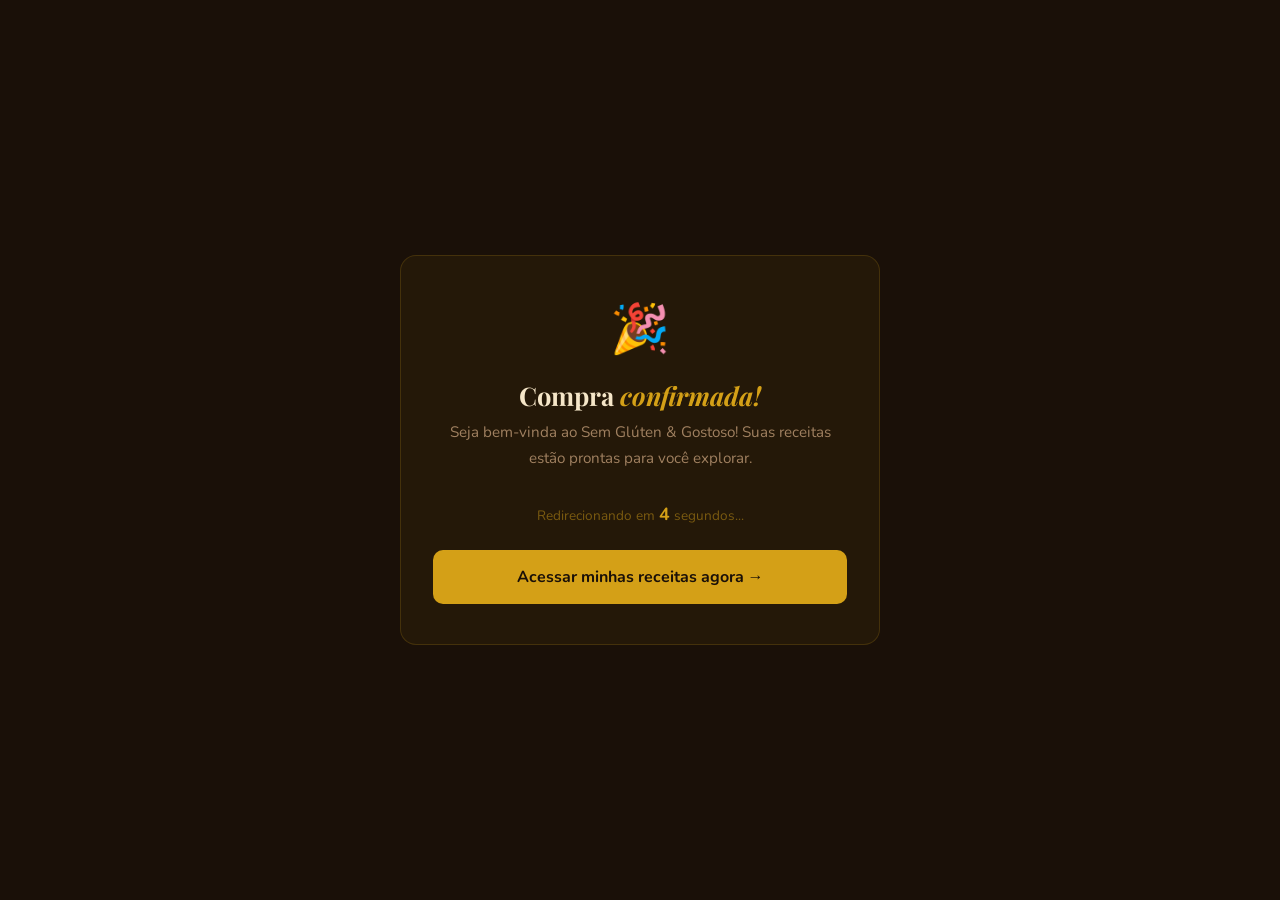
<file: obrigado.html>
<!DOCTYPE html>
<html lang="pt-BR">
<head>
  <meta charset="UTF-8" />
  <meta name="viewport" content="width=device-width, initial-scale=1.0" />
  <title>Compra confirmada — Sem Glúten & Gostoso</title>
  <link href="https://fonts.googleapis.com/css2?family=Playfair+Display:ital,wght@0,600;1,400&family=Nunito:wght@400;600&display=swap" rel="stylesheet"/>
  <style>
    *, *::before, *::after { box-sizing: border-box; margin: 0; padding: 0; }
    body {
      min-height: 100vh;
      background: #1a1008;
      color: #f5e6c8;
      font-family: 'Nunito', sans-serif;
      display: flex;
      align-items: center;
      justify-content: center;
      padding: 24px 16px;
    }
    .card {
      background: #241808;
      border: 1px solid rgba(212,160,23,0.18);
      border-radius: 16px;
      padding: 40px 32px;
      max-width: 480px;
      width: 100%;
      text-align: center;
    }
    .emoji { font-size: 3rem; margin-bottom: 16px; display: block; }
    h1 {
      font-family: 'Playfair Display', serif;
      font-size: 1.6rem;
      color: #f5e6c8;
      margin-bottom: 8px;
    }
    h1 em { color: #d4a017; font-style: italic; }
    p {
      font-size: 0.95rem;
      color: #a08060;
      line-height: 1.7;
      margin-bottom: 28px;
    }
    .timer {
      font-size: 0.85rem;
      color: #7a5a10;
      margin-bottom: 20px;
    }
    .timer span {
      color: #d4a017;
      font-weight: 700;
      font-size: 1.1rem;
    }
    .btn {
      display: block;
      width: 100%;
      padding: 16px;
      background: #d4a017;
      color: #1a1008;
      font-family: 'Nunito', sans-serif;
      font-size: 1rem;
      font-weight: 700;
      border: none;
      border-radius: 10px;
      cursor: pointer;
      text-decoration: none;
      transition: background .18s;
    }
    .btn:hover { background: #f0c040; }
  </style>
</head>
<body>
  <div class="card">
    <span class="emoji">🎉</span>
    <h1>Compra <em>confirmada!</em></h1>
    <p>Seja bem-vinda ao Sem Glúten & Gostoso! Suas receitas estão prontas para você explorar.</p>
    <p class="timer">Redirecionando em <span id="count">5</span> segundos...</p>
    <a class="btn" href="./app.html">Acessar minhas receitas agora →</a>
  </div>

  <script>
    localStorage.setItem('pagou', 'true');

    let n = 5;
    const el = document.getElementById('count');
    const interval = setInterval(() => {
      n--;
      el.textContent = n;
      if (n <= 0) {
        clearInterval(interval);
        window.location.href = './app.html';
      }
    }, 1000);
  </script>
</body>
</html>
</file>
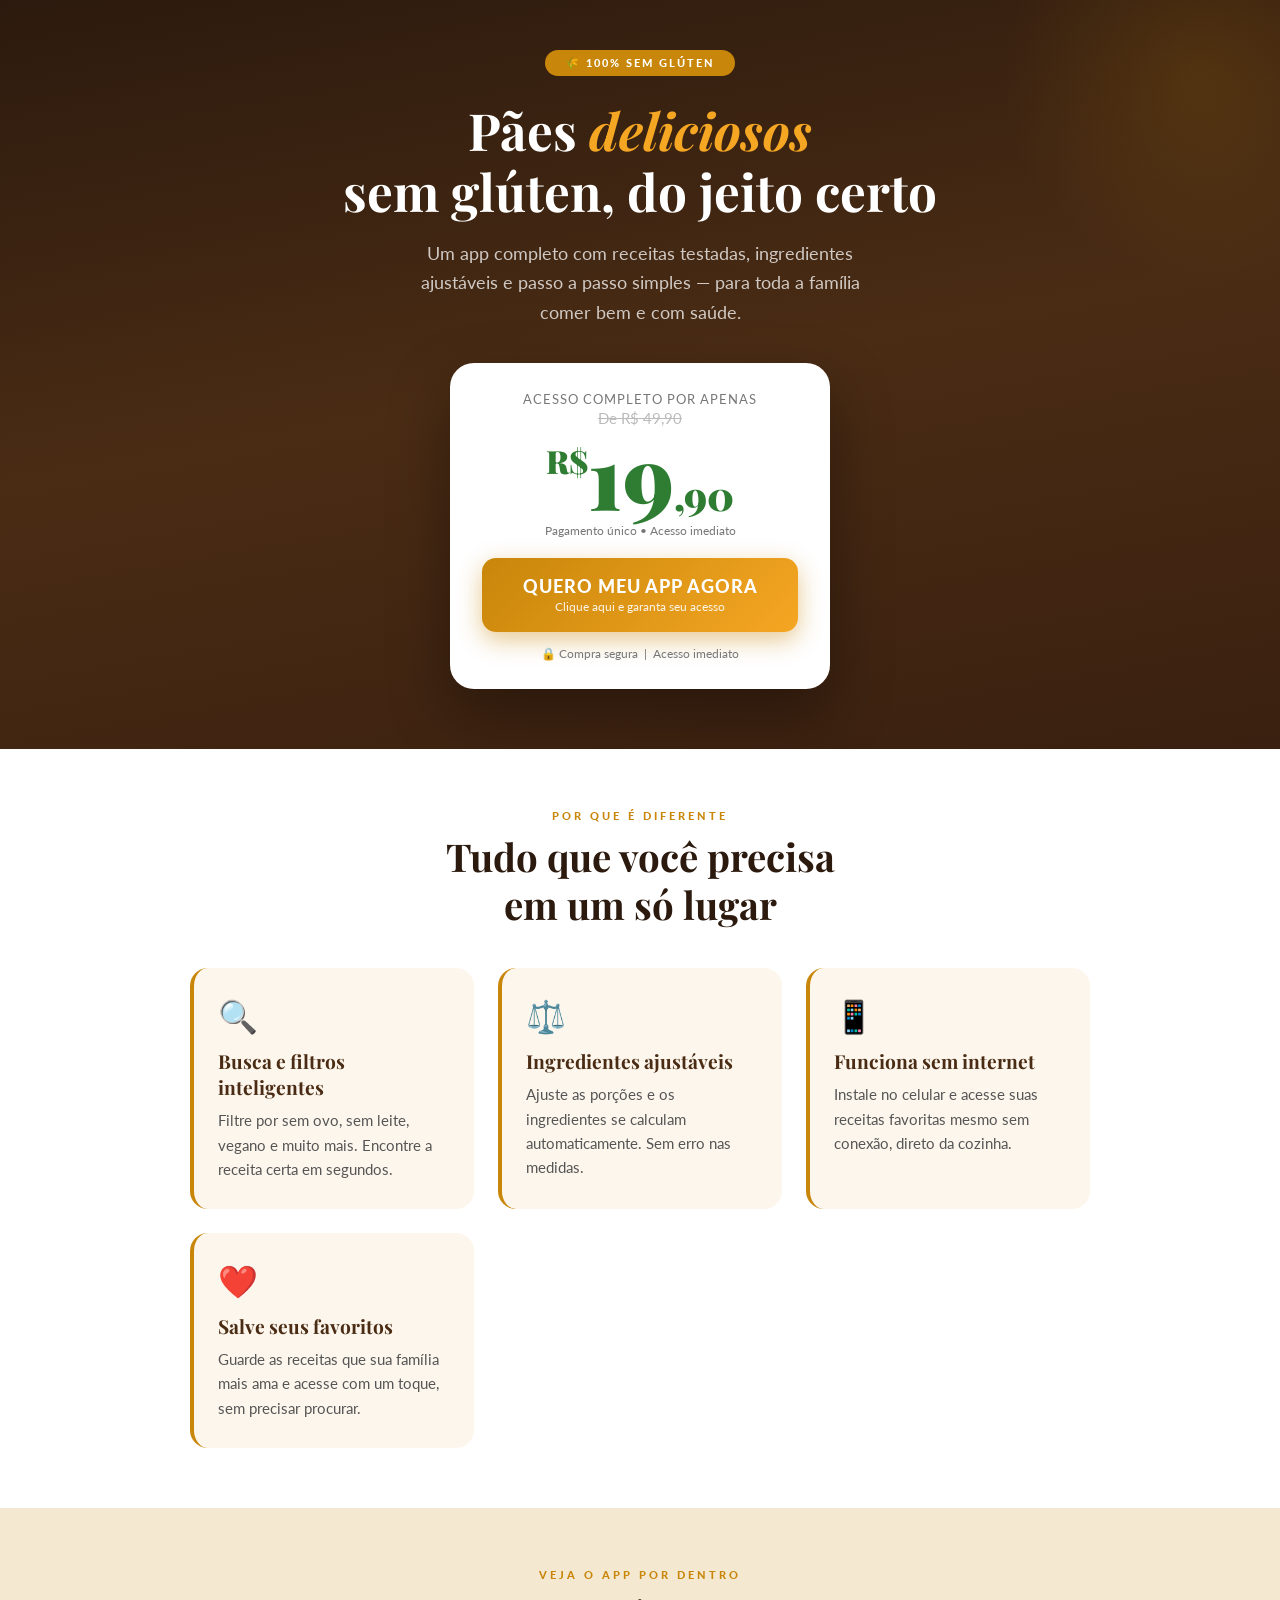
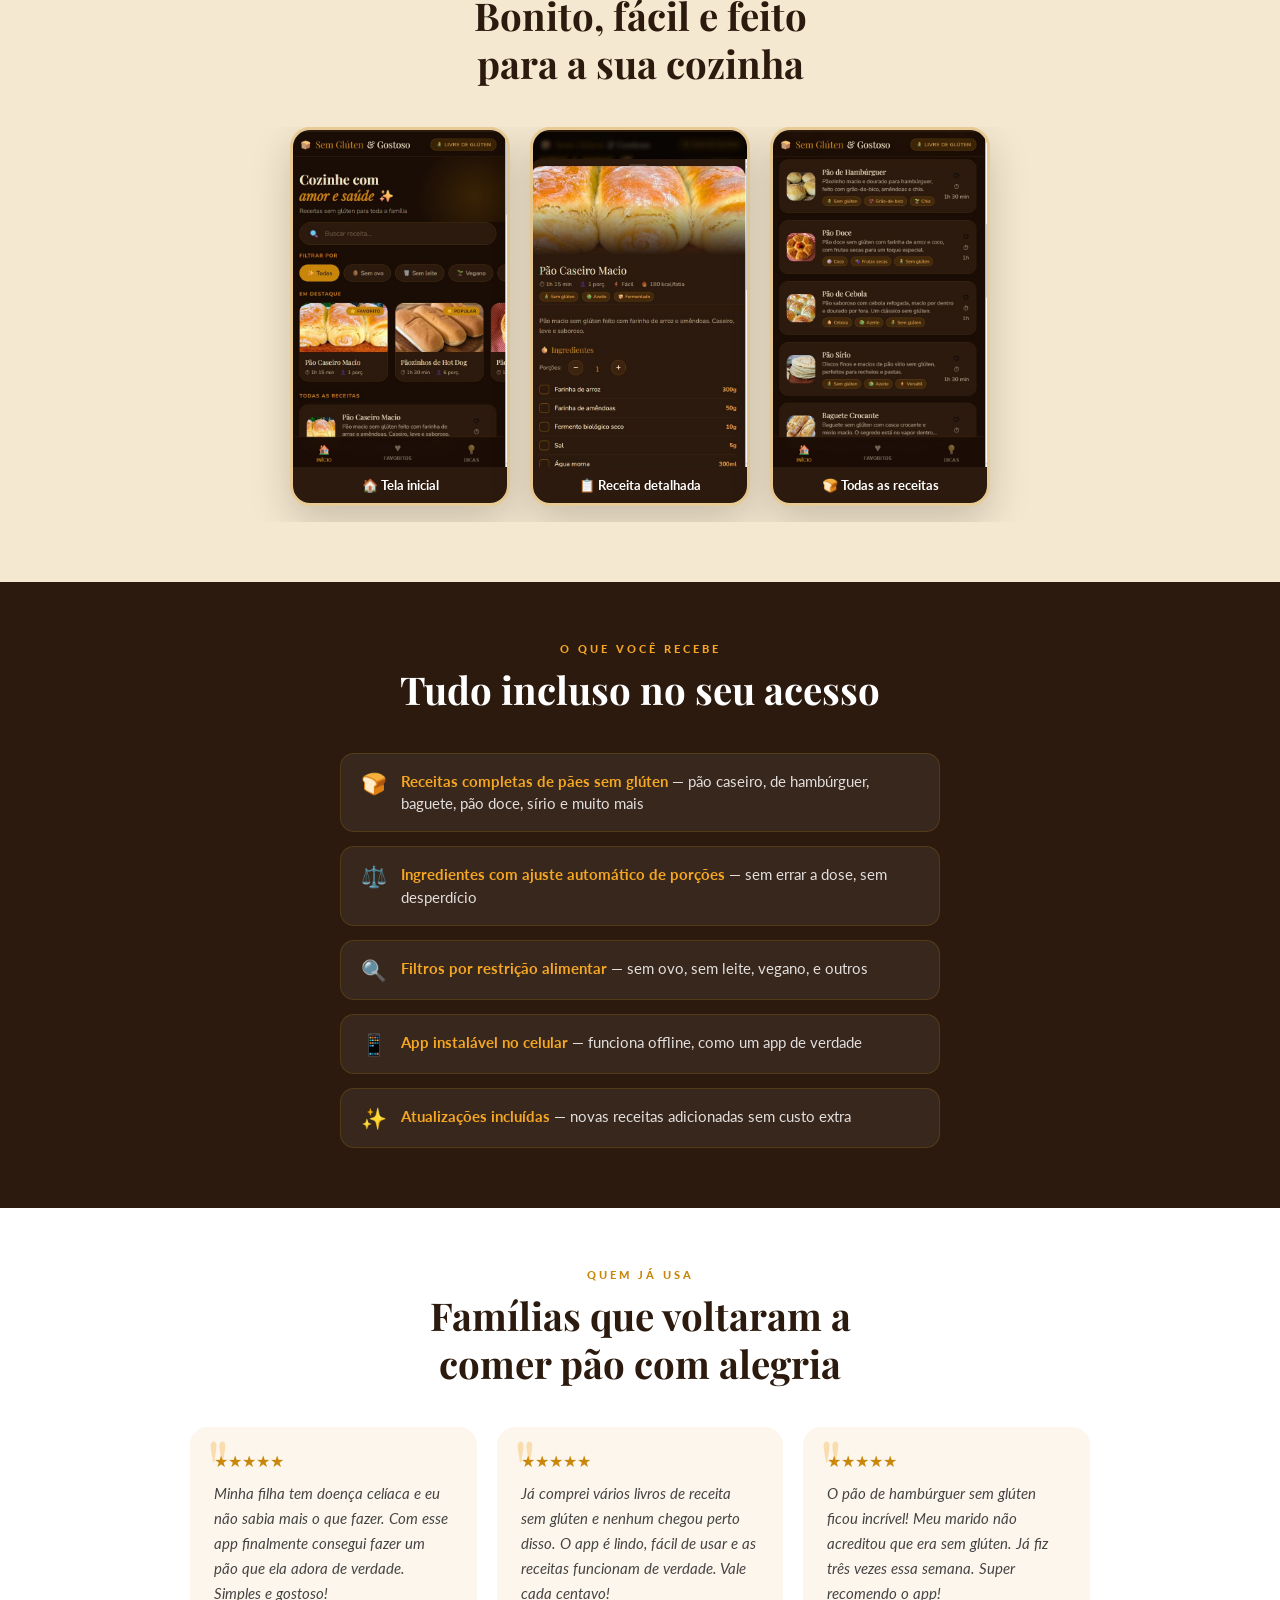
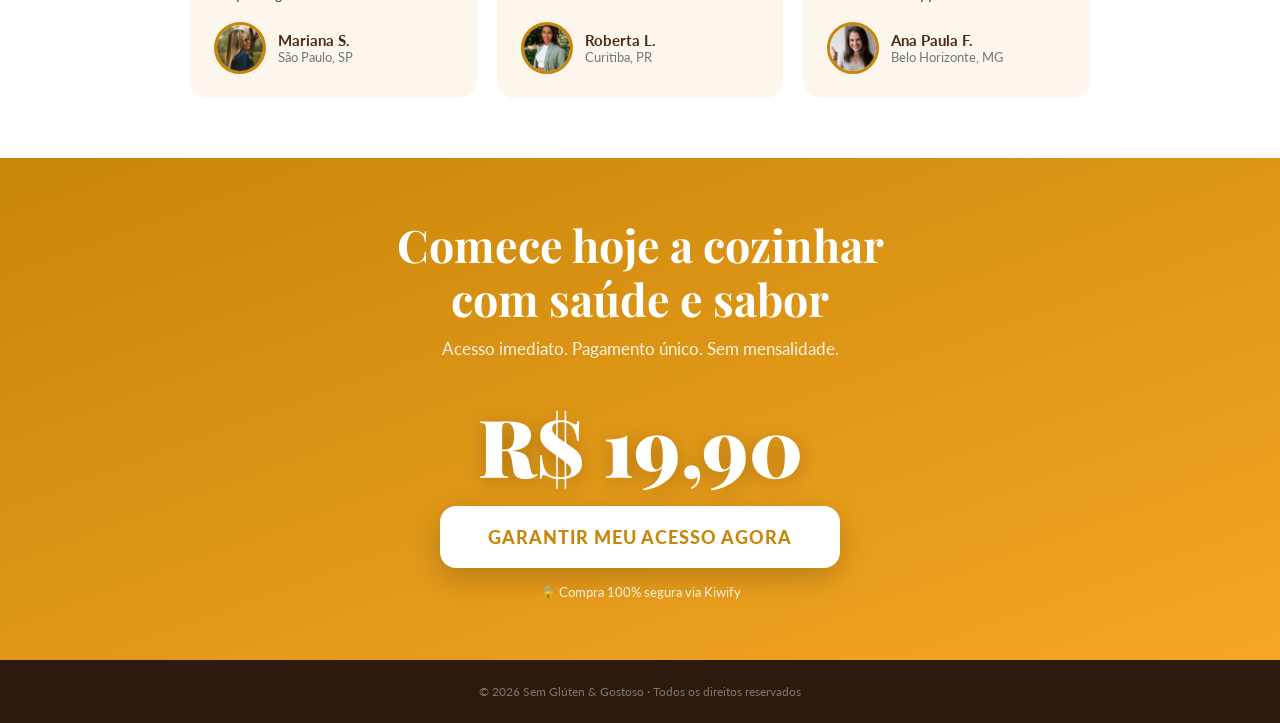
<file: vendas/vendas.html>
<!DOCTYPE html>
<html lang="pt-BR">
<head>
<meta charset="UTF-8">
<meta name="viewport" content="width=device-width, initial-scale=1.0">
<title>Sem Glúten & Gostoso — Receitas de Pães</title>
<!-- Meta Pixel Code -->
<script>
!function(f,b,e,v,n,t,s)
{if(f.fbq)return;n=f.fbq=function(){n.callMethod?
n.callMethod.apply(n,arguments):n.queue.push(arguments)};
if(!f._fbq)f._fbq=n;n.push=n;n.loaded=!0;n.version='2.0';
n.queue=[];t=b.createElement(e);t.async=!0;
t.src=v;s=b.getElementsByTagName(e)[0];
s.parentNode.insertBefore(t,s)}(window, document,'script',
'https://connect.facebook.net/en_US/fbevents.js');
fbq('init', '1295342276066939');
fbq('track', 'PageView');
</script>
<noscript><img height="1" width="1" style="display:none"
src="https://www.facebook.com/tr?id=1295342276066939&ev=PageView&noscript=1"
/></noscript>
<!-- End Meta Pixel Code -->
<link rel="preconnect" href="https://fonts.googleapis.com">
<link href="https://fonts.googleapis.com/css2?family=Playfair+Display:ital,wght@0,700;0,900;1,700&family=Lato:wght@400;700;900&display=swap" rel="stylesheet">
<style>
  :root {
    --brown-dark: #2C1A0E;
    --brown: #4A2C14;
    --amber: #C8860A;
    --amber-light: #F5A623;
    --cream: #FDF6EC;
    --cream-dark: #F5E8D0;
    --white: #ffffff;
    --gray: #777;
    --green: #2E7D32;
  }
  * { margin: 0; padding: 0; box-sizing: border-box; }
  html { scroll-behavior: smooth; }
  body { font-family: 'Lato', sans-serif; background: var(--cream); color: var(--brown-dark); overflow-x: hidden; }

  /* HERO */
  .hero {
    background: linear-gradient(170deg, #2C1A0E 0%, #4A2C14 50%, #3a2010 100%);
    padding: 50px 24px 60px;
    text-align: center;
    position: relative;
    overflow: hidden;
  }
  .hero::before {
    content: '';
    position: absolute;
    top: -120px; right: -120px;
    width: 400px; height: 400px;
    background: radial-gradient(circle, rgba(200,134,10,0.15) 0%, transparent 70%);
    border-radius: 50%;
  }
  .hero-badge {
    display: inline-block;
    background: var(--amber);
    color: white;
    font-size: 11px;
    font-weight: 900;
    letter-spacing: 2px;
    text-transform: uppercase;
    padding: 6px 20px;
    border-radius: 50px;
    margin-bottom: 24px;
  }
  .hero h1 {
    font-family: 'Playfair Display', serif;
    font-size: clamp(2rem, 8vw, 3.2rem);
    color: var(--white);
    line-height: 1.2;
    margin-bottom: 16px;
  }
  .hero h1 em { color: var(--amber-light); font-style: italic; }
  .hero .sub {
    color: rgba(255,255,255,0.75);
    font-size: clamp(1rem, 3.5vw, 1.15rem);
    line-height: 1.6;
    max-width: 480px;
    margin: 0 auto 36px;
  }

  /* PRICE BOX */
  .price-box {
    background: white;
    border-radius: 24px;
    padding: 28px 32px;
    max-width: 380px;
    margin: 0 auto;
    box-shadow: 0 24px 60px rgba(0,0,0,0.35);
  }
  .price-from { font-size: 13px; color: var(--gray); text-transform: uppercase; letter-spacing: 1px; margin-bottom: 2px; }
  .price-old { font-size: 15px; color: #bbb; text-decoration: line-through; margin-bottom: 4px; }
  .price-main {
    font-family: 'Playfair Display', serif;
    font-size: clamp(3.5rem, 14vw, 5.5rem);
    font-weight: 900;
    color: var(--green);
    line-height: 1;
    margin-bottom: 4px;
  }
  .price-main sup { font-size: 2rem; vertical-align: top; margin-top: 14px; display: inline-block; }
  .price-note { font-size: 12px; color: var(--gray); margin-bottom: 20px; }
  .btn-buy {
    display: block;
    width: 100%;
    background: linear-gradient(135deg, #C8860A, #F5A623);
    color: white;
    font-family: 'Lato', sans-serif;
    font-size: 1.1rem;
    font-weight: 900;
    letter-spacing: 1px;
    text-transform: uppercase;
    padding: 18px;
    border-radius: 14px;
    text-decoration: none;
    border: none;
    cursor: pointer;
    box-shadow: 0 8px 24px rgba(200,134,10,0.45);
    transition: transform 0.15s, box-shadow 0.15s;
  }
  .btn-buy:hover { transform: translateY(-2px); box-shadow: 0 12px 32px rgba(200,134,10,0.55); }
  .btn-buy span { display: block; font-size: 0.75rem; font-weight: 400; opacity: 0.9; margin-top: 2px; text-transform: none; letter-spacing: 0; }
  .guarantee { font-size: 12px; color: var(--gray); margin-top: 14px; display: flex; align-items: center; justify-content: center; gap: 6px; }

  /* SECTION */
  section { padding: 60px 24px; }
  .section-label { font-size: 11px; font-weight: 900; letter-spacing: 3px; text-transform: uppercase; color: var(--amber); margin-bottom: 10px; text-align: center; }
  .section-title { font-family: 'Playfair Display', serif; font-size: clamp(1.6rem, 6vw, 2.4rem); color: var(--brown-dark); text-align: center; line-height: 1.25; margin-bottom: 40px; }

  /* FEATURES */
  .features { background: var(--white); }
  .features-grid { display: grid; grid-template-columns: repeat(auto-fit, minmax(260px, 1fr)); gap: 24px; max-width: 900px; margin: 0 auto; }
  .feature-card { background: var(--cream); border-radius: 18px; padding: 28px 24px; border-left: 4px solid var(--amber); }
  .feature-icon { font-size: 2rem; margin-bottom: 12px; }
  .feature-card h3 { font-family: 'Playfair Display', serif; font-size: 1.2rem; margin-bottom: 8px; color: var(--brown); }
  .feature-card p { font-size: 0.95rem; color: #555; line-height: 1.6; }

  /* SCREENSHOTS */
  .screenshots { background: var(--cream-dark); }
  .screens-wrap { display: flex; gap: 20px; overflow-x: auto; padding-bottom: 16px; max-width: 900px; margin: 0 auto; scrollbar-width: none; justify-content: center; flex-wrap: wrap; }
  .screen-item { flex: 0 0 220px; border-radius: 20px; overflow: hidden; box-shadow: 0 16px 40px rgba(0,0,0,0.18); border: 3px solid rgba(200,134,10,0.3); transition: transform 0.3s; }
  .screen-item:hover { transform: translateY(-6px); }
  .screen-item img { width: 100%; display: block; }
  .screen-cap { background: var(--brown-dark); color: white; font-size: 13px; font-weight: 700; text-align: center; padding: 10px; }

  /* TESTIMONIALS */
  .testimonials { background: var(--white); }
  .testi-grid { display: grid; grid-template-columns: repeat(auto-fit, minmax(280px, 1fr)); gap: 20px; max-width: 900px; margin: 0 auto; }
  .testi-card { background: var(--cream); border-radius: 18px; padding: 24px; position: relative; }
  .testi-card::before { content: '"'; font-family: 'Playfair Display', serif; font-size: 5rem; color: var(--amber-light); opacity: 0.3; position: absolute; top: 0; left: 16px; line-height: 1; }
  .testi-stars { color: var(--amber); font-size: 1rem; margin-bottom: 10px; }
  .testi-text { font-size: 0.95rem; color: #444; line-height: 1.65; margin-bottom: 16px; font-style: italic; }
  .testi-author { display: flex; align-items: center; gap: 12px; }
  .testi-avatar {
    width: 52px; height: 52px;
    border-radius: 50%;
    overflow: hidden;
    flex-shrink: 0;
    border: 3px solid var(--amber);
  }
  .testi-avatar img { width: 100%; height: 100%; object-fit: cover; }
  .testi-name { font-weight: 700; font-size: 0.95rem; color: var(--brown); }
  .testi-city { font-size: 0.8rem; color: var(--gray); }

  /* WHAT'S INSIDE */
  .inside { background: var(--brown-dark); }
  .inside .section-title { color: white; }
  .inside .section-label { color: var(--amber-light); }
  .inside-list { max-width: 600px; margin: 0 auto; display: flex; flex-direction: column; gap: 14px; }
  .inside-item { display: flex; align-items: flex-start; gap: 14px; background: rgba(255,255,255,0.06); border-radius: 14px; padding: 16px 20px; border: 1px solid rgba(200,134,10,0.2); }
  .inside-check { font-size: 1.3rem; flex-shrink: 0; }
  .inside-item p { color: rgba(255,255,255,0.85); font-size: 0.95rem; line-height: 1.5; }
  .inside-item strong { color: var(--amber-light); }

  /* CTA FINAL */
  .cta-final { background: linear-gradient(160deg, #C8860A, #F5A623); padding: 60px 24px; text-align: center; }
  .cta-final h2 { font-family: 'Playfair Display', serif; font-size: clamp(1.8rem, 7vw, 2.8rem); color: white; margin-bottom: 12px; line-height: 1.2; }
  .cta-final p { color: rgba(255,255,255,0.9); font-size: 1.05rem; margin-bottom: 32px; }
  .price-final { font-family: 'Playfair Display', serif; font-size: clamp(3rem, 12vw, 5rem); font-weight: 900; color: white; margin-bottom: 8px; text-shadow: 0 4px 20px rgba(0,0,0,0.2); }
  .btn-buy-final { display: inline-block; background: white; color: var(--amber); font-family: 'Lato', sans-serif; font-size: 1.15rem; font-weight: 900; letter-spacing: 1px; text-transform: uppercase; padding: 20px 48px; border-radius: 16px; text-decoration: none; box-shadow: 0 10px 30px rgba(0,0,0,0.2); transition: transform 0.15s; }
  .btn-buy-final:hover { transform: translateY(-3px); }
  .cta-guarantee { color: rgba(255,255,255,0.85); font-size: 13px; margin-top: 16px; }

  footer { background: var(--brown-dark); color: rgba(255,255,255,0.4); text-align: center; padding: 24px; font-size: 12px; }

  @keyframes fadeUp { from { opacity: 0; transform: translateY(20px); } to { opacity: 1; transform: translateY(0); } }
  .hero > * { animation: fadeUp 0.7s ease both; }
  .hero-badge { animation-delay: 0.1s; }
  .hero h1 { animation-delay: 0.2s; }
  .hero .sub { animation-delay: 0.3s; }
  .price-box { animation-delay: 0.4s; }
</style>
</head>
<body>

<!-- HERO -->
<section class="hero">
  <div class="hero-badge">🌾 100% Sem Glúten</div>
  <h1>Pães <em>deliciosos</em><br>sem glúten, do jeito certo</h1>
  <p class="sub">Um app completo com receitas testadas, ingredientes ajustáveis e passo a passo simples — para toda a família comer bem e com saúde.</p>
  <div class="price-box">
    <div class="price-from">Acesso completo por apenas</div>
    <div class="price-old">De R$ 49,90</div>
    <div class="price-main"><sup>R$</sup>19<span style="font-size:2.5rem">,90</span></div>
    <div class="price-note">Pagamento único • Acesso imediato</div>
    <a href="https://pay.kiwify.com.br/xUblKOv" class="btn-buy" onclick="fbq('track', 'InitiateCheckout')">
      QUERO MEU APP AGORA
      <span>Clique aqui e garanta seu acesso</span>
    </a>
    <div class="guarantee">🔒 Compra segura &nbsp;|&nbsp; Acesso imediato</div>
  </div>
</section>

<!-- FEATURES -->
<section class="features">
  <div class="section-label">Por que é diferente</div>
  <h2 class="section-title">Tudo que você precisa<br>em um só lugar</h2>
  <div class="features-grid">
    <div class="feature-card">
      <div class="feature-icon">🔍</div>
      <h3>Busca e filtros inteligentes</h3>
      <p>Filtre por sem ovo, sem leite, vegano e muito mais. Encontre a receita certa em segundos.</p>
    </div>
    <div class="feature-card">
      <div class="feature-icon">⚖️</div>
      <h3>Ingredientes ajustáveis</h3>
      <p>Ajuste as porções e os ingredientes se calculam automaticamente. Sem erro nas medidas.</p>
    </div>
    <div class="feature-card">
      <div class="feature-icon">📱</div>
      <h3>Funciona sem internet</h3>
      <p>Instale no celular e acesse suas receitas favoritas mesmo sem conexão, direto da cozinha.</p>
    </div>
    <div class="feature-card">
      <div class="feature-icon">❤️</div>
      <h3>Salve seus favoritos</h3>
      <p>Guarde as receitas que sua família mais ama e acesse com um toque, sem precisar procurar.</p>
    </div>
  </div>
</section>

<!-- SCREENSHOTS -->
<section class="screenshots">
  <div class="section-label">Veja o app por dentro</div>
  <h2 class="section-title">Bonito, fácil e feito<br>para a sua cozinha</h2>
  <div class="screens-wrap">
    <div class="screen-item">
      <img src="./app_print_1.png" alt="Tela inicial do app">
      <div class="screen-cap">🏠 Tela inicial</div>
    </div>
    <div class="screen-item">
      <img src="./app_print_2.png" alt="Receita detalhada">
      <div class="screen-cap">📋 Receita detalhada</div>
    </div>
    <div class="screen-item">
      <img src="./app_print_3.png" alt="Lista de receitas">
      <div class="screen-cap">🍞 Todas as receitas</div>
    </div>
  </div>
</section>

<!-- O QUE ESTÁ INCLUSO -->
<section class="inside">
  <div class="section-label">O que você recebe</div>
  <h2 class="section-title">Tudo incluso no seu acesso</h2>
  <div class="inside-list">
    <div class="inside-item">
      <div class="inside-check">🍞</div>
      <p><strong>Receitas completas de pães sem glúten</strong> — pão caseiro, de hambúrguer, baguete, pão doce, sírio e muito mais</p>
    </div>
    <div class="inside-item">
      <div class="inside-check">⚖️</div>
      <p><strong>Ingredientes com ajuste automático de porções</strong> — sem errar a dose, sem desperdício</p>
    </div>
    <div class="inside-item">
      <div class="inside-check">🔍</div>
      <p><strong>Filtros por restrição alimentar</strong> — sem ovo, sem leite, vegano, e outros</p>
    </div>
    <div class="inside-item">
      <div class="inside-check">📱</div>
      <p><strong>App instalável no celular</strong> — funciona offline, como um app de verdade</p>
    </div>
    <div class="inside-item">
      <div class="inside-check">✨</div>
      <p><strong>Atualizações incluídas</strong> — novas receitas adicionadas sem custo extra</p>
    </div>
  </div>
</section>

<!-- DEPOIMENTOS -->
<section class="testimonials">
  <div class="section-label">Quem já usa</div>
  <h2 class="section-title">Famílias que voltaram a<br>comer pão com alegria</h2>
  <div class="testi-grid">
    <div class="testi-card">
      <div class="testi-stars">★★★★★</div>
      <p class="testi-text">Minha filha tem doença celíaca e eu não sabia mais o que fazer. Com esse app finalmente consegui fazer um pão que ela adora de verdade. Simples e gostoso!</p>
      <div class="testi-author">
        <div class="testi-avatar"><img src="./foto1.png" alt="Mariana S."></div>
        <div>
          <div class="testi-name">Mariana S.</div>
          <div class="testi-city">São Paulo, SP</div>
        </div>
      </div>
    </div>
    <div class="testi-card">
      <div class="testi-stars">★★★★★</div>
      <p class="testi-text">Já comprei vários livros de receita sem glúten e nenhum chegou perto disso. O app é lindo, fácil de usar e as receitas funcionam de verdade. Vale cada centavo!</p>
      <div class="testi-author">
        <div class="testi-avatar"><img src="./foto2.png" alt="Roberta L."></div>
        <div>
          <div class="testi-name">Roberta L.</div>
          <div class="testi-city">Curitiba, PR</div>
        </div>
      </div>
    </div>
    <div class="testi-card">
      <div class="testi-stars">★★★★★</div>
      <p class="testi-text">O pão de hambúrguer sem glúten ficou incrível! Meu marido não acreditou que era sem glúten. Já fiz três vezes essa semana. Super recomendo o app!</p>
      <div class="testi-author">
        <div class="testi-avatar"><img src="./foto3.png" alt="Ana Paula F."></div>
        <div>
          <div class="testi-name">Ana Paula F.</div>
          <div class="testi-city">Belo Horizonte, MG</div>
        </div>
      </div>
    </div>
  </div>
</section>

<!-- CTA FINAL -->
<section class="cta-final">
  <h2>Comece hoje a cozinhar<br>com saúde e sabor</h2>
  <p>Acesso imediato. Pagamento único. Sem mensalidade.</p>
  <div class="price-final">R$ 19,90</div>
  <a href="https://pay.kiwify.com.br/xUblKOv" class="btn-buy-final" onclick="fbq('track', 'InitiateCheckout')">GARANTIR MEU ACESSO AGORA</a>
  <div class="cta-guarantee">🔒 Compra 100% segura via Kiwify</div>
</section>

<footer>
  <p>© 2026 Sem Glúten & Gostoso · Todos os direitos reservados</p>
</footer>

</body>
</html>
</file>
<file: quiz/quiz.css>
@import url('https://fonts.googleapis.com/css2?family=Playfair+Display:ital,wght@0,600;1,400&family=Nunito:wght@400;500;600&display=swap');

*, *::before, *::after { box-sizing: border-box; margin: 0; padding: 0; }

:root {
  --bg:        #1a1008;
  --surface:   #241808;
  --surface2:  #2e200e;
  --gold:      #d4a017;
  --gold-light:#f0c040;
  --gold-dim:  #7a5a10;
  --cream:     #f5e6c8;
  --muted:     #a08060;
  --border:    rgba(212,160,23,0.18);
  --radius:    14px;
}

html, body {
  min-height: 100%;
  background: var(--bg);
  color: var(--cream);
  font-family: 'Nunito', sans-serif;
  font-size: 16px;
  line-height: 1.6;
}

body {
  display: flex;
  align-items: center;
  justify-content: center;
  padding: 24px 16px 48px;
}

/* ── Container ── */
.quiz-wrap {
  width: 100%;
  max-width: 520px;
}

/* ── Logo topo ── */
.quiz-logo {
  text-align: center;
  margin-bottom: 28px;
}
.quiz-logo span {
  font-family: 'Playfair Display', serif;
  font-size: 1.1rem;
  color: var(--gold-light);
  letter-spacing: .04em;
}
.quiz-logo em {
  font-style: italic;
  color: var(--gold);
}

/* ── Progresso ── */
.progress-bar-wrap {
  margin-bottom: 28px;
}
.progress-label {
  display: flex;
  justify-content: space-between;
  font-size: 12px;
  color: var(--muted);
  margin-bottom: 8px;
}
.progress-track {
  height: 5px;
  background: var(--surface2);
  border-radius: 99px;
  overflow: hidden;
}
.progress-fill {
  height: 100%;
  background: linear-gradient(90deg, var(--gold-dim), var(--gold));
  border-radius: 99px;
  transition: width .4s cubic-bezier(.4,0,.2,1);
}

/* ── Card da pergunta ── */
.question-card {
  background: var(--surface);
  border: 1px solid var(--border);
  border-radius: var(--radius);
  padding: 32px 28px 28px;
  animation: fadeUp .35s ease both;
}

@keyframes fadeUp {
  from { opacity: 0; transform: translateY(18px); }
  to   { opacity: 1; transform: translateY(0); }
}

.question-emoji {
  font-size: 2rem;
  margin-bottom: 14px;
  display: block;
  text-align: center;
}

.question-text {
  font-family: 'Playfair Display', serif;
  font-size: 1.25rem;
  font-weight: 600;
  color: var(--cream);
  text-align: center;
  margin-bottom: 8px;
  line-height: 1.4;
}

.question-sub {
  text-align: center;
  font-size: 0.85rem;
  color: var(--muted);
  margin-bottom: 24px;
}

/* ── Opções ── */
.options {
  display: flex;
  flex-direction: column;
  gap: 10px;
}

.option-btn {
  background: var(--surface2);
  border: 1px solid var(--border);
  border-radius: 10px;
  color: var(--cream);
  font-family: 'Nunito', sans-serif;
  font-size: 0.95rem;
  font-weight: 500;
  padding: 14px 18px;
  text-align: left;
  cursor: pointer;
  transition: background .18s, border-color .18s, transform .12s;
  display: flex;
  align-items: center;
  gap: 12px;
}
.option-btn:hover {
  background: #3a2710;
  border-color: var(--gold-dim);
}
.option-btn.selected {
  background: rgba(212,160,23,0.13);
  border-color: var(--gold);
  color: var(--gold-light);
}
.option-btn.selected .opt-icon {
  background: var(--gold);
  color: #1a1008;
}
.opt-icon {
  width: 28px;
  height: 28px;
  border-radius: 50%;
  background: var(--surface);
  border: 1px solid var(--border);
  display: flex;
  align-items: center;
  justify-content: center;
  font-size: 0.8rem;
  font-weight: 700;
  flex-shrink: 0;
  transition: background .18s, color .18s;
  color: var(--muted);
}

/* ── Botão avançar ── */
.btn-next {
  margin-top: 22px;
  width: 100%;
  padding: 15px;
  background: var(--gold);
  color: #1a1008;
  font-family: 'Nunito', sans-serif;
  font-size: 1rem;
  font-weight: 700;
  border: none;
  border-radius: 10px;
  cursor: pointer;
  letter-spacing: .03em;
  transition: background .18s, transform .12s, opacity .18s;
  opacity: 0;
  pointer-events: none;
}
.btn-next.visible {
  opacity: 1;
  pointer-events: auto;
}
.btn-next:hover { background: var(--gold-light); transform: translateY(-1px); }
.btn-next:active { transform: scale(.98); }

/* ── Campo e-mail ── */
.email-field {
  margin-top: 16px;
  display: flex;
  flex-direction: column;
  gap: 10px;
}
.email-field input {
  background: var(--surface2);
  border: 1px solid var(--border);
  border-radius: 10px;
  color: var(--cream);
  font-family: 'Nunito', sans-serif;
  font-size: 0.95rem;
  padding: 14px 16px;
  outline: none;
  transition: border-color .18s;
}
.email-field input::placeholder { color: var(--muted); }
.email-field input:focus { border-color: var(--gold); }

/* ── Tela de resultado ── */
.result-card {
  background: var(--surface);
  border: 1px solid var(--border);
  border-radius: var(--radius);
  padding: 36px 28px 32px;
  text-align: center;
  animation: fadeUp .4s ease both;
}
.result-badge {
  display: inline-block;
  background: rgba(212,160,23,0.15);
  border: 1px solid var(--gold-dim);
  color: var(--gold-light);
  font-size: 0.78rem;
  font-weight: 700;
  letter-spacing: .08em;
  text-transform: uppercase;
  padding: 5px 14px;
  border-radius: 99px;
  margin-bottom: 18px;
}
.result-title {
  font-family: 'Playfair Display', serif;
  font-size: 1.5rem;
  font-weight: 600;
  color: var(--cream);
  margin-bottom: 10px;
  line-height: 1.3;
}
.result-title em { color: var(--gold); font-style: italic; }
.result-desc {
  font-size: 0.9rem;
  color: var(--muted);
  margin-bottom: 28px;
  line-height: 1.7;
}
.result-items {
  display: flex;
  flex-direction: column;
  gap: 10px;
  margin-bottom: 28px;
  text-align: left;
}
.result-item {
  display: flex;
  align-items: center;
  gap: 10px;
  background: var(--surface2);
  border-radius: 10px;
  padding: 12px 16px;
  font-size: 0.9rem;
  color: var(--cream);
}
.result-item-icon {
  font-size: 1.2rem;
  flex-shrink: 0;
}
.btn-cta {
  width: 100%;
  padding: 17px;
  background: var(--gold);
  color: #1a1008;
  font-family: 'Nunito', sans-serif;
  font-size: 1.05rem;
  font-weight: 700;
  border: none;
  border-radius: 10px;
  cursor: pointer;
  letter-spacing: .03em;
  transition: background .18s, transform .12s;
}
.btn-cta:hover { background: var(--gold-light); transform: translateY(-1px); }
.btn-cta:active { transform: scale(.98); }
.result-guarantee {
  margin-top: 14px;
  font-size: 0.78rem;
  color: var(--muted);
}

/* ── Responsivo ── */
@media (max-width: 480px) {
  .question-card, .result-card { padding: 24px 18px 22px; }
  .question-text { font-size: 1.1rem; }
}
</file>
